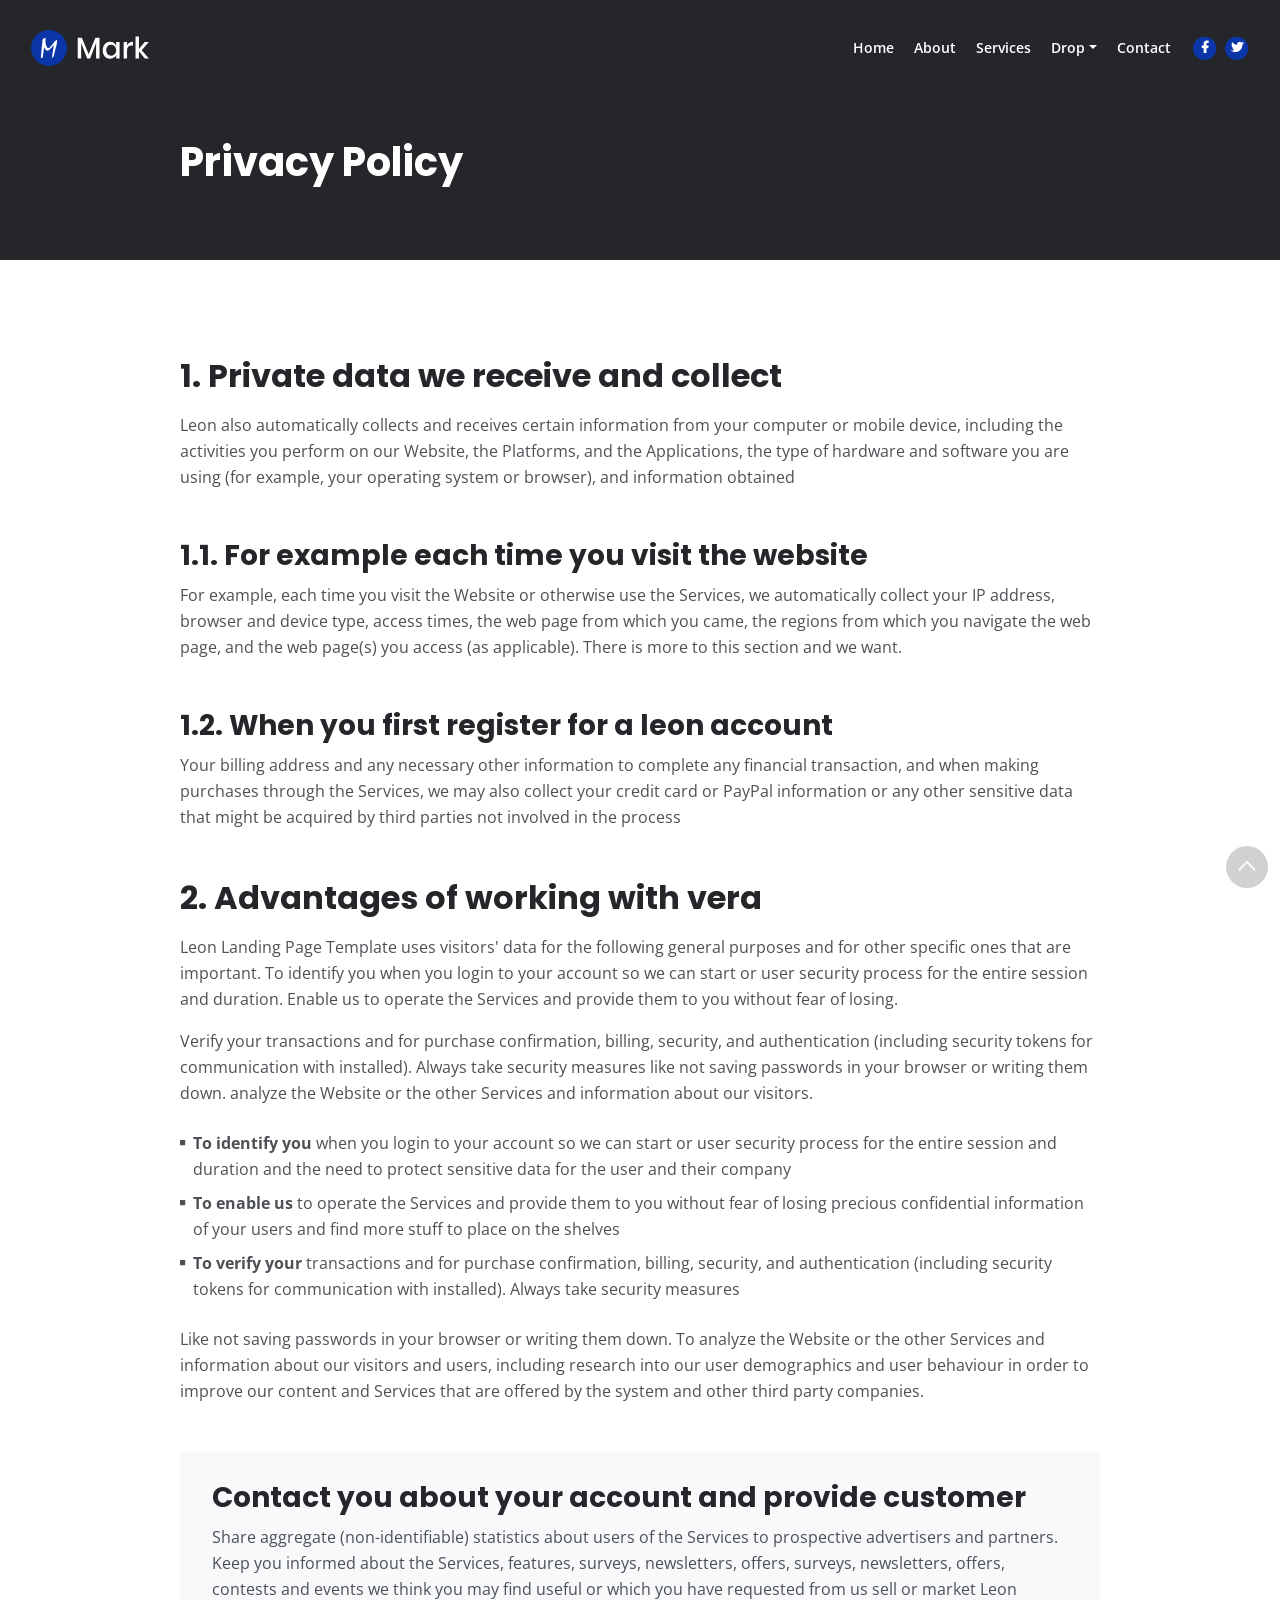
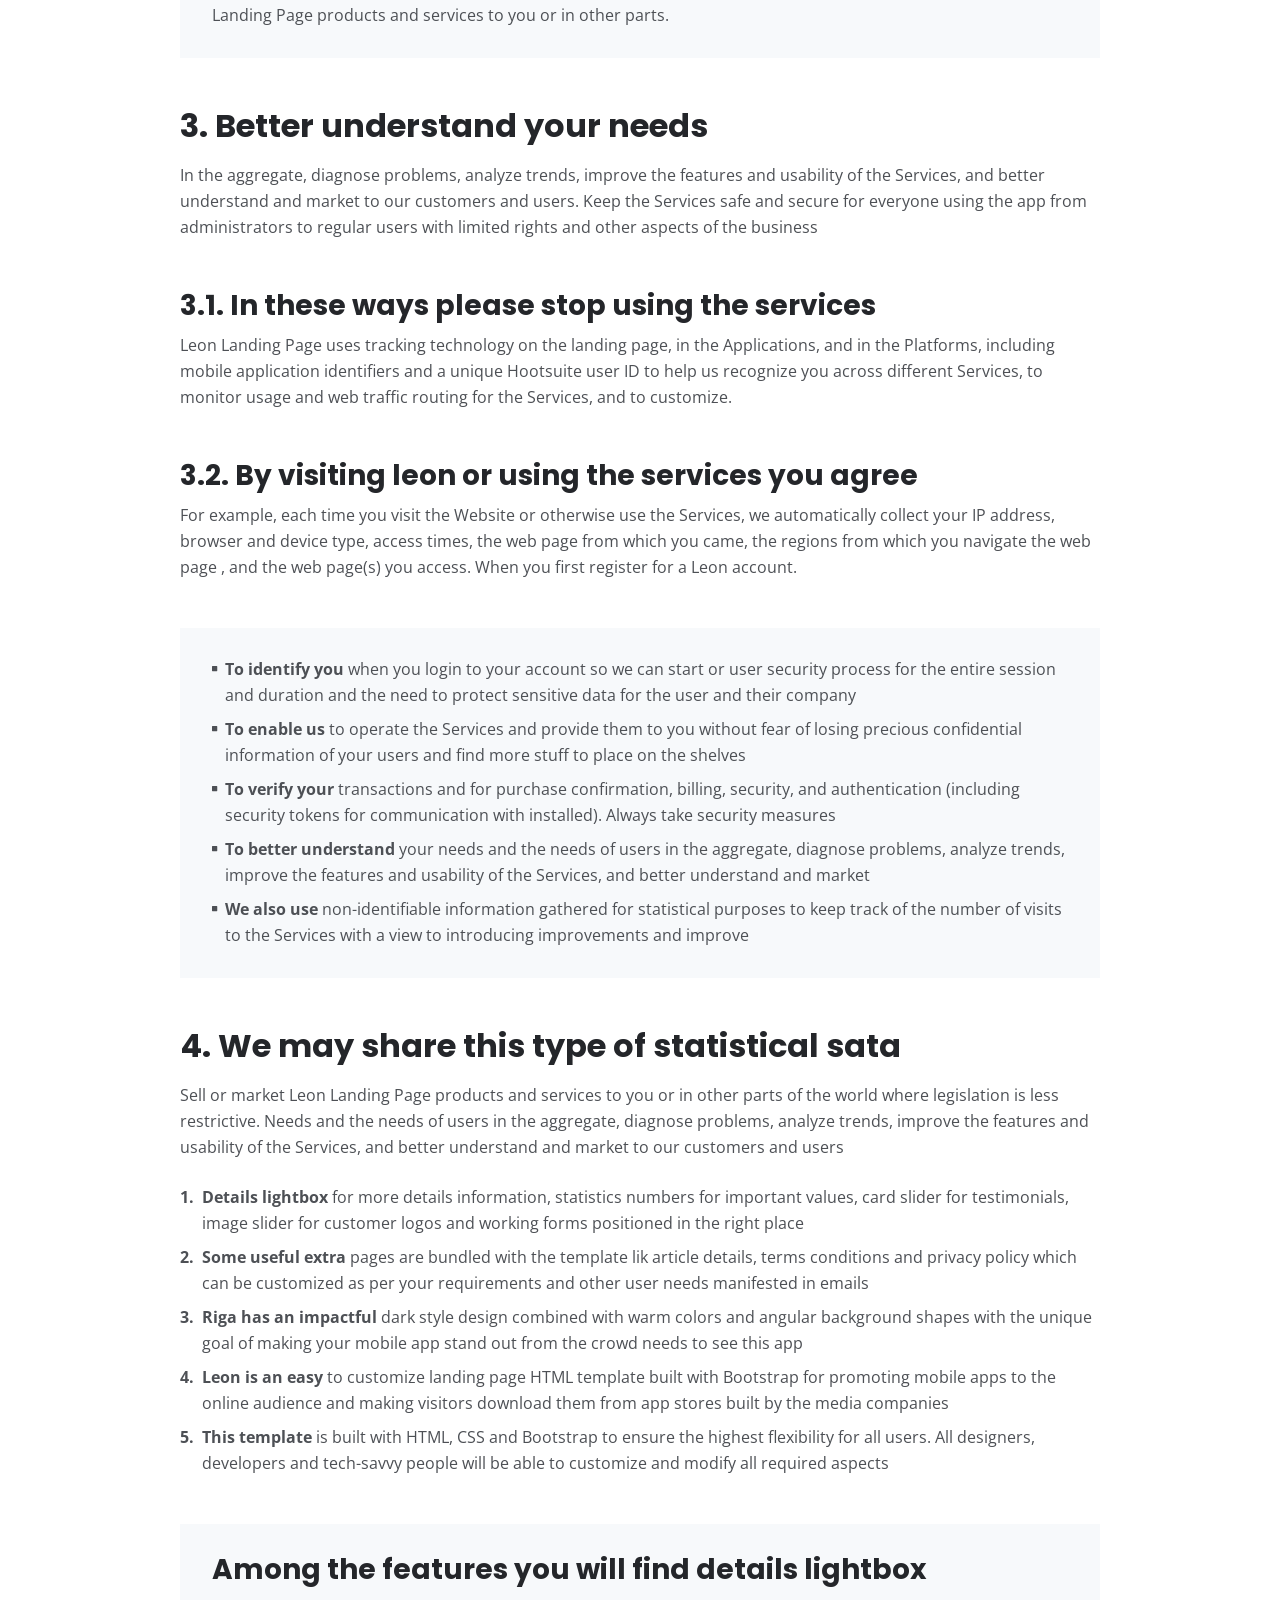
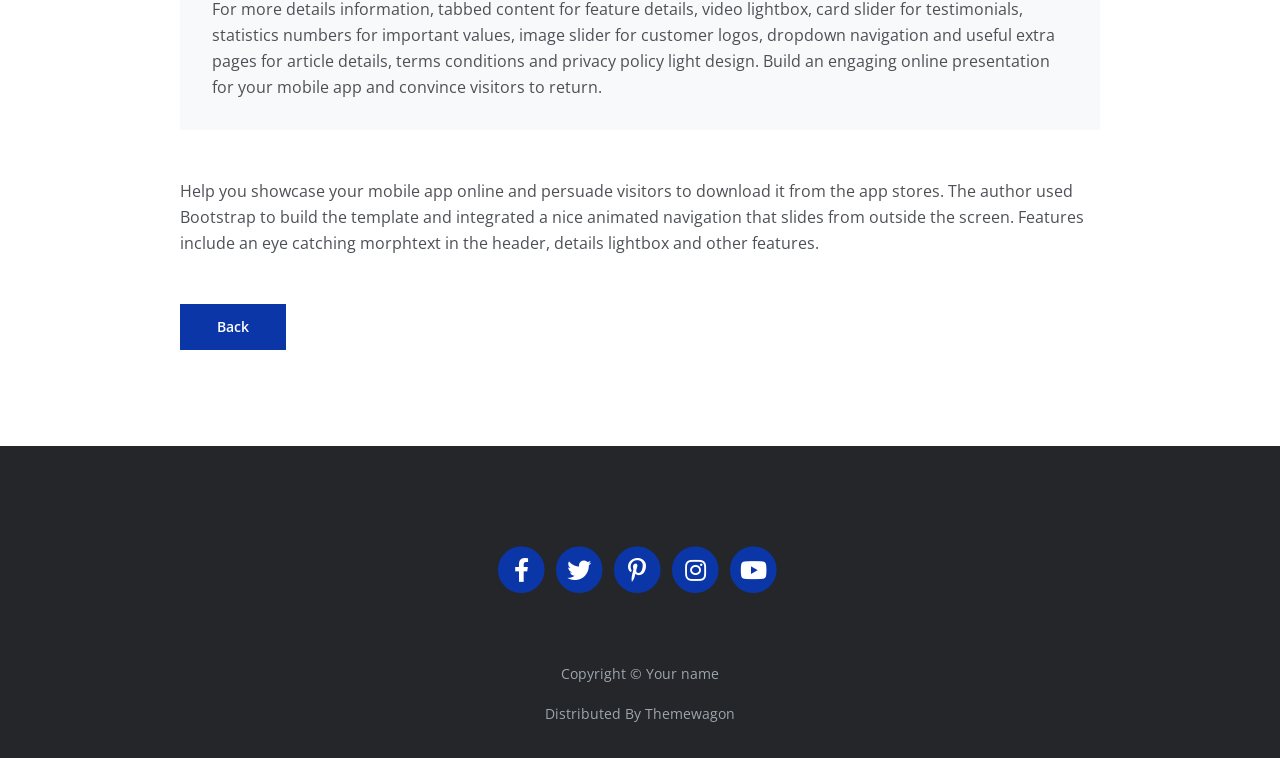
<file: Lakshya/privacy.html>
<!DOCTYPE html>
<html lang="en">
<head>
    <meta charset="utf-8">
    <meta name="viewport" content="width=device-width, initial-scale=1, shrink-to-fit=no">
    
    <!-- SEO Meta Tags -->
    <meta name="description" content="Your description">
    <meta name="author" content="Your name">

    <!-- OG Meta Tags to improve the way the post looks when you share the page on Facebook, Twitter, LinkedIn -->
	<meta property="og:site_name" content="" /> <!-- website name -->
	<meta property="og:site" content="" /> <!-- website link -->
	<meta property="og:title" content=""/> <!-- title shown in the actual shared post -->
	<meta property="og:description" content="" /> <!-- description shown in the actual shared post -->
	<meta property="og:image" content="" /> <!-- image link, make sure it's jpg -->
	<meta property="og:url" content="" /> <!-- where do you want your post to link to -->
	<meta name="twitter:card" content="summary_large_image"> <!-- to have large image post format in Twitter -->

    <!-- Webpage Title -->
    <title>Privacy Policy - Mark</title>
    
    <!-- Styles -->
    <link rel="preconnect" href="https://fonts.gstatic.com">
    <link href="https://fonts.googleapis.com/css2?family=Open+Sans:ital,wght@0,400;0,600;0,700;1,400&family=Poppins:wght@600&display=swap" rel="stylesheet">
    <link href="css/bootstrap.css" rel="stylesheet">
    <link href="css/fontawesome-all.css" rel="stylesheet">
	<link href="css/styles.css" rel="stylesheet">
	
	<!-- Favicon  -->
    <link rel="icon" href="images/favicon.png">
</head>
<body data-spy="scroll" data-target=".fixed-top">
    
    <!-- Navigation -->
    <nav class="navbar navbar-expand-lg fixed-top navbar-dark">
        <div class="container">
            
            <!-- Image Logo -->
            <a class="navbar-brand logo-image" href="index.html"><img src="images/logo.svg" alt="alternative"></a>  

            <!-- Text Logo - Use this if you don't have a graphic logo -->
            <!-- <a class="navbar-brand logo-text page-scroll" href="index.html">Mark</a> -->

            <button class="navbar-toggler p-0 border-0" type="button" data-toggle="offcanvas">
                <span class="navbar-toggler-icon"></span>
            </button>

            <div class="navbar-collapse offcanvas-collapse" id="navbarsExampleDefault">
                <ul class="navbar-nav ml-auto">
                    <li class="nav-item">
                        <a class="nav-link page-scroll" href="index.html#header">Home <span class="sr-only">(current)</span></a>
                    </li>
                    <li class="nav-item">
                        <a class="nav-link page-scroll" href="index.html#about">About</a>
                    </li>
                    <li class="nav-item">
                        <a class="nav-link page-scroll" href="index.html#services">Services</a>
                    </li>
                    <li class="nav-item dropdown">
                        <a class="nav-link dropdown-toggle" href="#" id="dropdown01" data-toggle="dropdown" aria-haspopup="true" aria-expanded="false">Drop</a>
                        <div class="dropdown-menu" aria-labelledby="dropdown01">
                            <a class="dropdown-item page-scroll" href="project.html">Project Details</a>
                            <div class="dropdown-divider"></div>
                            <a class="dropdown-item page-scroll" href="terms.html">Terms Conditions</a>
                            <div class="dropdown-divider"></div>
                            <a class="dropdown-item page-scroll" href="privacy.html">Privacy Policy</a>
                        </div>
                    </li>
                    <li class="nav-item">
                        <a class="nav-link page-scroll" href="index.html#contact">Contact</a>
                    </li>
                </ul>
                <span class="nav-item social-icons">
                    <span class="fa-stack">
                        <a href="#your-link">
                            <i class="fas fa-circle fa-stack-2x"></i>
                            <i class="fab fa-facebook-f fa-stack-1x"></i>
                        </a>
                    </span>
                    <span class="fa-stack">
                        <a href="#your-link">
                            <i class="fas fa-circle fa-stack-2x"></i>
                            <i class="fab fa-twitter fa-stack-1x"></i>
                        </a>
                    </span>
                </span>
            </div> <!-- end of navbar-collapse -->
        </div> <!-- end of container -->
    </nav> <!-- end of navbar -->
    <!-- end of navigation -->


    <!-- Header -->
    <header class="ex-header">
        <div class="container">
            <div class="row">
                <div class="col-xl-10 offset-xl-1">
                    <h1>Privacy Policy</h1>
                </div> <!-- end of col -->
            </div> <!-- end of row -->
        </div> <!-- end of container -->
    </header> <!-- end of ex-header -->
    <!-- end of header -->


    <!-- Basic -->
    <div class="ex-basic-1 pt-5 pb-5">
        <div class="container">
            <div class="row">
                <div class="col-xl-10 offset-xl-1">
                    <h2 class="mt-5 mb-3">1. Private data we receive and collect</h2>
                    <p class="mb-5">Leon also automatically collects and receives certain information from your computer or mobile device, including the activities you perform on our Website, the Platforms, and the Applications, the type of hardware and software you are using (for example, your operating system or browser), and information obtained</p>
                    <h3>1.1. For example each time you visit the website</h3>
                    <p class="mb-5">For example, each time you visit the Website or otherwise use the Services, we automatically collect your IP address, browser and device type, access times, the web page from which you came, the regions from which you navigate the web page, and the web page(s) you access (as applicable). There is more to this section and we want.</p>
                    <h3>1.2. When you first register for a leon account</h3>
                    <p class="mb-5">Your billing address and any necessary other information to complete any financial transaction, and when making purchases through the Services, we may also collect your credit card or PayPal information or any other sensitive data that might be acquired by third parties not involved in the process</p>
                    
                    <h2 class="mb-3">2. Advantages of working with vera</h2>
                    <p>Leon Landing Page Template uses visitors' data for the following general purposes and for other specific ones that are important. To identify you when you login to your account so we can start or user security process for the entire session and duration. Enable us to operate the Services and provide them to you without fear of losing.</p>
                    <p class="mb-4">Verify your transactions and for purchase confirmation, billing, security, and authentication (including security tokens for communication with installed). Always take security measures like not saving passwords in your browser or writing them down. analyze the Website or the other Services and information about our visitors.</p>
                    <ul class="list-unstyled li-space-lg mb-4">
                        <li class="media">
                            <i class="fas fa-square"></i>
                            <div class="media-body"><strong>To identify you</strong> when you login to your account so we can start or user security process for the entire session and duration and the need to protect sensitive data for the user and their company</div>
                        </li>
                        <li class="media">
                            <i class="fas fa-square"></i>
                            <div class="media-body"><strong>To enable us</strong> to operate the Services and provide them to you without fear of losing precious confidential information of your users and find more stuff to place on the shelves</div>
                        </li>
                        <li class="media">
                            <i class="fas fa-square"></i>
                            <div class="media-body"><strong>To verify your</strong> transactions and for purchase confirmation, billing, security, and authentication (including security tokens for communication with installed). Always take security measures</div>
                        </li>
                    </ul>
                    <p class="mb-5">Like not saving passwords in your browser or writing them down. To analyze the Website or the other Services and information about our visitors and users, including research into our user demographics and user behaviour in order to improve our content and Services that are offered by the system and other third party companies.</p>
                    <div class="text-box mb-5">
                        <h3>Contact you about your account and provide customer</h3>
                        <p>Share aggregate (non-identifiable) statistics about users of the Services to prospective advertisers and partners. Keep you informed about the Services, features, surveys, newsletters, offers, surveys, newsletters, offers, contests and events we think you may find useful or which you have requested from us sell or market Leon Landing Page products and services to you or in other parts.</p>
                    </div> <!-- end of text-box -->
                    
                    <h2 class="mb-3">3. Better understand your needs</h2>
                    <p class="mb-5"> In the aggregate, diagnose problems, analyze trends, improve the features and usability of the Services, and better understand and market to our customers and users. Keep the Services safe and secure for everyone using the app from administrators to regular users with limited rights and other aspects of the business</p>
                    <h3>3.1. In these ways please stop using the services</h3>
                    <p class="mb-5">Leon Landing Page uses tracking technology on the landing page, in the Applications, and in the Platforms, including mobile application identifiers and a unique Hootsuite user ID to help us recognize you across different Services, to monitor usage and web traffic routing for the Services, and to customize.</p>
                    <h3>3.2. By visiting leon or using the services you agree</h3>
                    <p class="mb-5">For example, each time you visit the Website or otherwise use the Services, we automatically collect your IP address, browser and device type, access times, the web page from which you came, the regions from which you navigate the web page , and the web page(s) you access. When you first register for a Leon account.</p>
                    <div class="text-box mb-5">
                        <ul class="list-unstyled li-space-lg">
                            <li class="media">
                                <i class="fas fa-square"></i>
                                <div class="media-body"><strong>To identify you</strong> when you login to your account so we can start or user security process for the entire session and duration and the need to protect sensitive data for the user and their company</div>
                            </li>
                            <li class="media">
                                <i class="fas fa-square"></i>
                                <div class="media-body"><strong>To enable us</strong> to operate the Services and provide them to you without fear of losing precious confidential information of your users and find more stuff to place on the shelves</div>
                            </li>
                            <li class="media">
                                <i class="fas fa-square"></i>
                                <div class="media-body"><strong>To verify your</strong> transactions and for purchase confirmation, billing, security, and authentication (including security tokens for communication with installed). Always take security measures</div>
                            </li>
                            <li class="media">
                                <i class="fas fa-square"></i>
                                <div class="media-body"><strong>To better understand</strong> your needs and the needs of users in the aggregate, diagnose problems, analyze trends, improve the features and usability of the Services, and better understand and market</div>
                            </li>
                            <li class="media">
                                <i class="fas fa-square"></i>
                                <div class="media-body"><strong>We also use</strong> non-identifiable information gathered for statistical purposes to keep track of the number of visits to the Services with a view to introducing improvements and improve</div>
                            </li>
                        </ul>
                    </div> <!-- end of text-box -->
                    
                    <h2 class="mb-3">4. We may share this type of statistical sata</h2>
                    <p class="mb-4">Sell or market Leon Landing Page products and services to you or in other parts of the world where legislation is less restrictive. Needs and the needs of users in the aggregate, diagnose problems, analyze trends, improve the features and usability of the Services, and better understand and market to our customers and users</p>
                    <ul class="list-unstyled li-space-lg mb-5">
                        <li class="media">
                            <strong>1.</strong>
                            <div class="media-body"><strong>Details lightbox</strong> for more details information, statistics numbers for important values, card slider for testimonials, image slider for customer logos and working forms positioned in the right place</div>
                        </li>
                        <li class="media">
                            <strong>2.</strong>
                            <div class="media-body"><strong>Some useful extra</strong> pages are bundled with the template lik article details, terms conditions and privacy policy which can be customized as per your requirements and other user needs manifested in emails</div>
                        </li>
                        <li class="media">
                            <strong>3.</strong>
                            <div class="media-body"><strong>Riga has an impactful</strong> dark style design combined with warm colors and angular background shapes with the unique goal of making your mobile app stand out from the crowd needs to see this app</div>
                        </li>
                        <li class="media">
                            <strong>4.</strong>
                            <div class="media-body"><strong>Leon is an easy</strong> to customize landing page HTML template built with Bootstrap for promoting mobile apps to the online audience and making visitors download them from app stores built by the media companies</div>
                        </li>
                        <li class="media">
                            <strong>5.</strong>
                            <div class="media-body"><strong>This template</strong> is built with HTML, CSS and Bootstrap to ensure the highest flexibility for all users. All designers, developers and tech-savvy people will be able to customize and modify all required aspects</div>
                        </li>
                    </ul>
                    
                    <div class="text-box mb-5">
                        <h3>Among the features you will find details lightbox</h3>
                        <p>For more details information, tabbed content for feature details, video lightbox, card slider for testimonials, statistics numbers for important values, image slider for customer logos, dropdown navigation and useful extra pages for article details, terms conditions and privacy policy light design. Build an engaging online presentation for your mobile app and convince visitors to return.</p>
                    </div> <!-- end of text-box -->
                    <p class="mb-5">Help you showcase your mobile app online and persuade visitors to download it from the app stores. The author used Bootstrap to build the template and integrated a nice animated navigation that slides from outside the screen. Features include an eye catching morphtext in the header, details lightbox and other features.</p>
                    
                    <a class="btn-solid-reg mb-5" href="index.html">Back</a>
                </div> <!-- end of col -->
            </div> <!-- end of row -->
        </div> <!-- end of container -->
    </div> <!-- end of ex-basic-1 -->
    <!-- end of basic -->


    <!-- Footer -->
    <div class="footer bg-gray">
        <div class="container">
            <div class="row">
                <div class="col-lg-12">
                    <div class="social-container">
                        <span class="fa-stack">
                            <a href="#your-link">
                                <i class="fas fa-circle fa-stack-2x"></i>
                                <i class="fab fa-facebook-f fa-stack-1x"></i>
                            </a>
                        </span>
                        <span class="fa-stack">
                            <a href="#your-link">
                                <i class="fas fa-circle fa-stack-2x"></i>
                                <i class="fab fa-twitter fa-stack-1x"></i>
                            </a>
                        </span>
                        <span class="fa-stack">
                            <a href="#your-link">
                                <i class="fas fa-circle fa-stack-2x"></i>
                                <i class="fab fa-pinterest-p fa-stack-1x"></i>
                            </a>
                        </span>
                        <span class="fa-stack">
                            <a href="#your-link">
                                <i class="fas fa-circle fa-stack-2x"></i>
                                <i class="fab fa-instagram fa-stack-1x"></i>
                            </a>
                        </span>
                        <span class="fa-stack">
                            <a href="#your-link">
                                <i class="fas fa-circle fa-stack-2x"></i>
                                <i class="fab fa-youtube fa-stack-1x"></i>
                            </a>
                        </span>
                    </div> <!-- end of social-container -->
                </div> <!-- end of col -->
            </div> <!-- end of row -->
        </div> <!-- end of container -->
    </div> <!-- end of footer -->  
    <!-- end of footer -->


    <!-- Copyright -->
    <div class="copyright bg-gray">
        <div class="container">
            <div class="row">
                <div class="col-lg-12">
                    <p class="p-small">Copyright © <a class="no-line" href="#your-link">Your name</a></p>
                </div> <!-- end of col -->
            </div> <!-- enf of row -->
        </div> <!-- end of container -->

        <div class="container">
            <div class="row">
                <div class="col-lg-12">
                    <p class="p-small">Distributed By <a class="no-line" href="https://themewagon.com/">Themewagon</a></p>
                </div> <!-- end of col -->
            </div> <!-- enf of row -->
        </div> <!-- end of container -->
    </div> <!-- end of copyright --> 
    <!-- end of copyright -->
    
    	
    <!-- Scripts -->
    <script src="js/jquery.min.js"></script> <!-- jQuery for Bootstrap's JavaScript plugins -->
    <script src="js/bootstrap.min.js"></script> <!-- Bootstrap framework -->
    <script src="js/jquery.easing.min.js"></script> <!-- jQuery Easing for smooth scrolling between anchors -->
    <script src="js/scripts.js"></script> <!-- Custom scripts -->
</body>
</html>
</file>
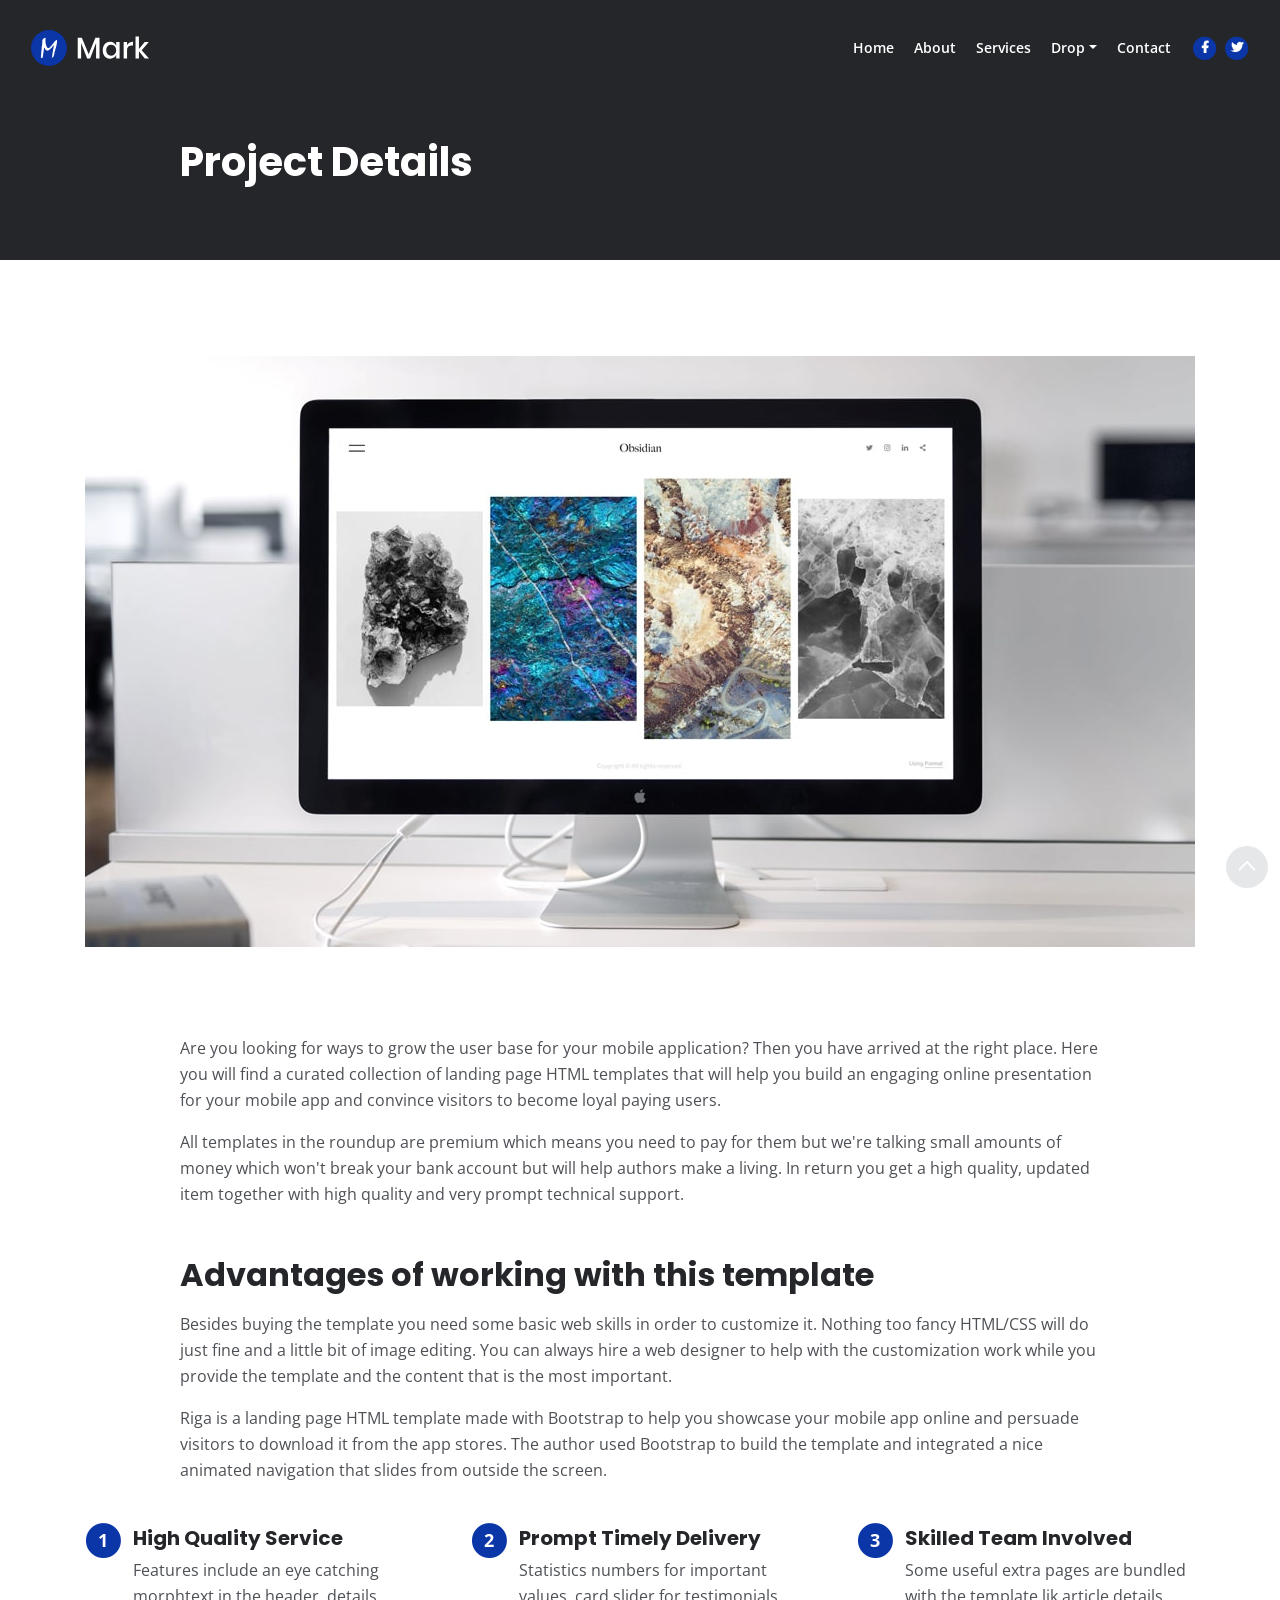
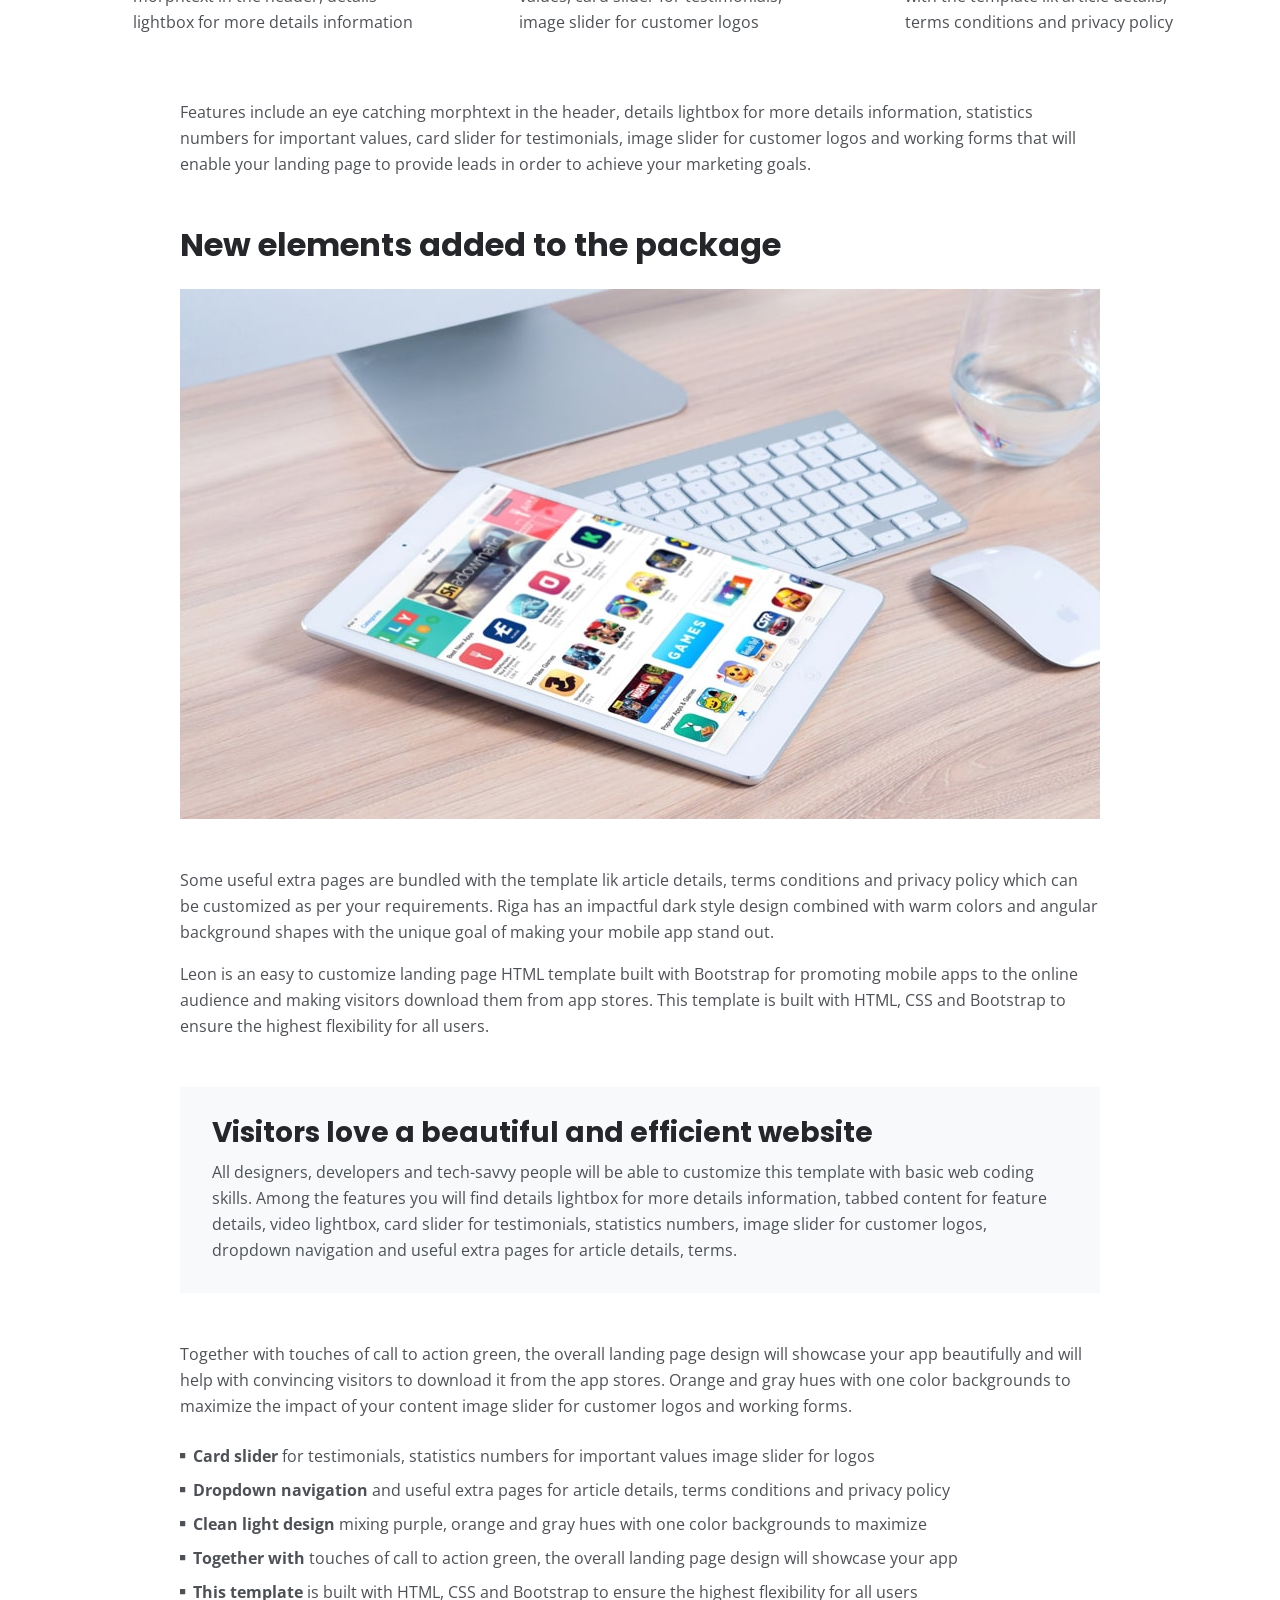
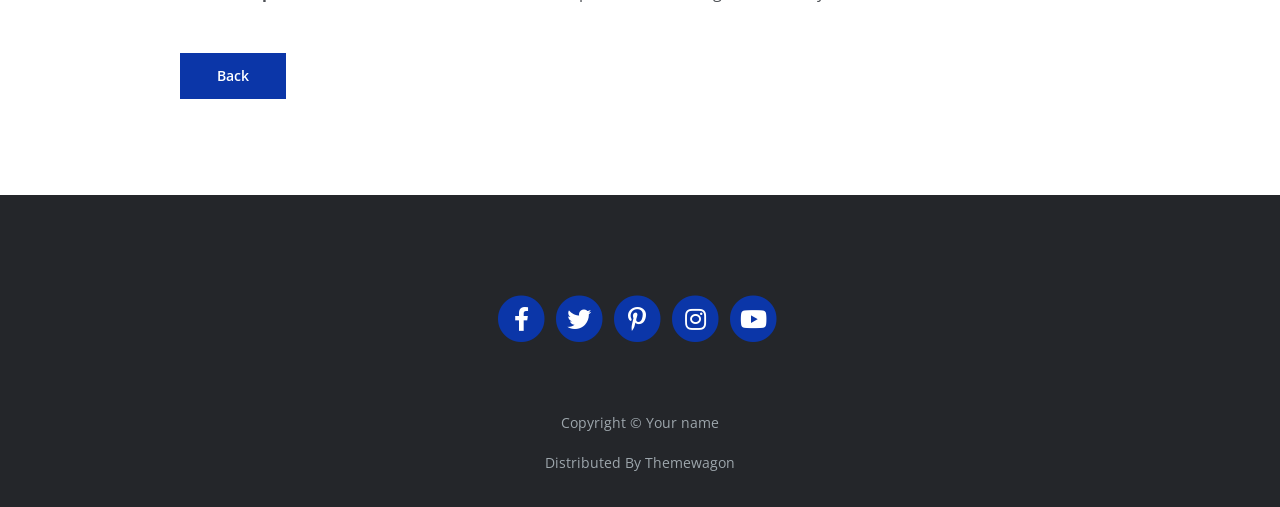
<file: Lakshya/project.html>
<!DOCTYPE html>
<html lang="en">
<head>
    <meta charset="utf-8">
    <meta name="viewport" content="width=device-width, initial-scale=1, shrink-to-fit=no">
    
    <!-- SEO Meta Tags -->
    <meta name="description" content="Your description">
    <meta name="author" content="Your name">

    <!-- OG Meta Tags to improve the way the post looks when you share the page on Facebook, Twitter, LinkedIn -->
	<meta property="og:site_name" content="" /> <!-- website name -->
	<meta property="og:site" content="" /> <!-- website link -->
	<meta property="og:title" content=""/> <!-- title shown in the actual shared post -->
	<meta property="og:description" content="" /> <!-- description shown in the actual shared post -->
	<meta property="og:image" content="" /> <!-- image link, make sure it's jpg -->
	<meta property="og:url" content="" /> <!-- where do you want your post to link to -->
	<meta name="twitter:card" content="summary_large_image"> <!-- to have large image post format in Twitter -->

    <!-- Webpage Title -->
    <title>Project Details - Mark</title>
    
    <!-- Styles -->
    <link rel="preconnect" href="https://fonts.gstatic.com">
    <link href="https://fonts.googleapis.com/css2?family=Open+Sans:ital,wght@0,400;0,600;0,700;1,400&family=Poppins:wght@600&display=swap" rel="stylesheet">
    <link href="css/bootstrap.css" rel="stylesheet">
    <link href="css/fontawesome-all.css" rel="stylesheet">
	<link href="css/styles.css" rel="stylesheet">
	
	<!-- Favicon  -->
    <link rel="icon" href="images/favicon.png">
</head>
<body data-spy="scroll" data-target=".fixed-top">
    
    <!-- Navigation -->
    <nav class="navbar navbar-expand-lg fixed-top navbar-dark">
        <div class="container">
            
            <!-- Image Logo -->
            <a class="navbar-brand logo-image" href="index.html"><img src="images/logo.svg" alt="alternative"></a>  

            <!-- Text Logo - Use this if you don't have a graphic logo -->
            <!-- <a class="navbar-brand logo-text page-scroll" href="index.html">Mark</a> -->

            <button class="navbar-toggler p-0 border-0" type="button" data-toggle="offcanvas">
                <span class="navbar-toggler-icon"></span>
            </button>

            <div class="navbar-collapse offcanvas-collapse" id="navbarsExampleDefault">
                <ul class="navbar-nav ml-auto">
                    <li class="nav-item">
                        <a class="nav-link page-scroll" href="index.html#header">Home <span class="sr-only">(current)</span></a>
                    </li>
                    <li class="nav-item">
                        <a class="nav-link page-scroll" href="index.html#about">About</a>
                    </li>
                    <li class="nav-item">
                        <a class="nav-link page-scroll" href="index.html#services">Services</a>
                    </li>
                    <li class="nav-item dropdown">
                        <a class="nav-link dropdown-toggle" href="#" id="dropdown01" data-toggle="dropdown" aria-haspopup="true" aria-expanded="false">Drop</a>
                        <div class="dropdown-menu" aria-labelledby="dropdown01">
                            <a class="dropdown-item page-scroll" href="project.html">Project Details</a>
                            <div class="dropdown-divider"></div>
                            <a class="dropdown-item page-scroll" href="terms.html">Terms Conditions</a>
                            <div class="dropdown-divider"></div>
                            <a class="dropdown-item page-scroll" href="privacy.html">Privacy Policy</a>
                        </div>
                    </li>
                    <li class="nav-item">
                        <a class="nav-link page-scroll" href="index.html#contact">Contact</a>
                    </li>
                </ul>
                <span class="nav-item social-icons">
                    <span class="fa-stack">
                        <a href="#your-link">
                            <i class="fas fa-circle fa-stack-2x"></i>
                            <i class="fab fa-facebook-f fa-stack-1x"></i>
                        </a>
                    </span>
                    <span class="fa-stack">
                        <a href="#your-link">
                            <i class="fas fa-circle fa-stack-2x"></i>
                            <i class="fab fa-twitter fa-stack-1x"></i>
                        </a>
                    </span>
                </span>
            </div> <!-- end of navbar-collapse -->
        </div> <!-- end of container -->
    </nav> <!-- end of navbar -->
    <!-- end of navigation -->


    <!-- Header -->
    <header class="ex-header">
        <div class="container">
            <div class="row">
                <div class="col-xl-10 offset-xl-1">
                    <h1>Project Details</h1>
                </div> <!-- end of col -->
            </div> <!-- end of row -->
        </div> <!-- end of container -->
    </header> <!-- end of ex-header -->
    <!-- end of header -->


    <!-- Basic -->
    <div class="ex-basic-1 pt-5 pb-5">
        <div class="container">
            <div class="row">
                <div class="col-lg-12">
                    <img class="img-fluid mt-5 mb-3" src="images/project-details-large.jpg" alt="alternative">
                </div> <!-- end of col -->
            </div> <!-- end of row -->
        </div> <!-- end of container -->
    </div> <!-- end of ex-basic-1 -->
    <!-- end of basic -->


    <!-- Basic -->
    <div class="ex-basic-1 pt-4">
        <div class="container">
            <div class="row">
                <div class="col-xl-10 offset-xl-1">
                    <p>Are you looking for ways to grow the user base for your mobile application? Then you have arrived at the right place. Here you will find a curated collection of landing page HTML templates that will help you build an engaging online presentation for your mobile app and convince visitors to become loyal paying users.</p>
                    <p class="mb-5">All templates in the roundup are premium which means you need to pay for them but we're talking small amounts of money which won't break your bank account but will help authors make a living. In return you get a high quality, updated item together with high quality and very prompt technical support.</p>

                    <h2 class="mb-3">Advantages of working with this template</h2>
                    <p>Besides buying the template you need some basic web skills in order to customize it. Nothing too fancy HTML/CSS will do just fine and a little bit of image editing. You can always hire a web designer to help with the customization work while you provide the template and the content that is the most important.</p>
                    <p class="mb-4">Riga is a landing page HTML template made with Bootstrap to help you showcase your mobile app online and persuade visitors to download it from the app stores. The author used Bootstrap to build the template and integrated a nice animated navigation that slides from outside the screen.</p>
                </div> <!-- end of col -->
            </div> <!-- end of row -->
        </div> <!-- end of container -->
    </div> <!-- end of ex-basic-1 -->
    <!-- end of basic -->


    <!-- Cards -->
    <div class="ex-cards-1 pt-3 pb-3">
        <div class="container">
            <div class="row">
                <div class="col-lg-12">
                    
                    <!-- Card -->
                    <div class="card">
                        <ul class="list-unstyled">
                            <li class="media">
                                <span class="fa-stack">
                                    <span class="fas fa-circle fa-stack-2x"></span>
                                    <span class="fa-stack-1x">1</span>
                                </span>
                                <div class="media-body">
                                    <h5>High Quality Service</h5>
                                    <p>Features include an eye catching morphtext in the header, details lightbox for more details information</p>
                                </div>
                            </li>
                        </ul>
                    </div> <!-- end of card -->
                    <!-- end of card -->

                    <!-- Card -->
                    <div class="card">
                        <ul class="list-unstyled">
                            <li class="media">
                                <span class="fa-stack">
                                    <span class="fas fa-circle fa-stack-2x"></span>
                                    <span class="fa-stack-1x">2</span>
                                </span>
                                <div class="media-body">
                                    <h5>Prompt Timely Delivery</h5>
                                    <p>Statistics numbers for important values, card slider for testimonials, image slider for customer logos</p>
                                </div>
                            </li>
                        </ul>
                    </div> <!-- end of card -->
                    <!-- end of card -->

                    <!-- Card -->
                    <div class="card">
                        <ul class="list-unstyled">
                            <li class="media">
                                <span class="fa-stack">
                                    <span class="fas fa-circle fa-stack-2x"></span>
                                    <span class="fa-stack-1x">3</span>
                                </span>
                                <div class="media-body">
                                    <h5>Skilled Team Involved</h5>
                                    <p>Some useful extra pages are bundled with the template lik article details, terms conditions and privacy policy</p>
                                </div>
                            </li>
                        </ul>
                    </div> <!-- end of card -->
                    <!-- end of card -->

                </div> <!-- end of col -->   
            </div> <!-- end of row -->   
        </div> <!-- end of container -->   
    </div> <!-- end of ex-cards-1 -->
    <!-- end of cards -->


    <!-- Basic -->
    <div class="ex-basic-1 pt-3 pb-5">
        <div class="container">
            <div class="row">
                <div class="col-xl-10 offset-xl-1">
                    <p class="mb-5">Features include an eye catching morphtext in the header, details lightbox for more details information, statistics numbers for important values, card slider for testimonials, image slider for customer logos and working forms that will enable your landing page to provide leads in order to achieve your marketing goals.</p>
                    
                    <h2 class="mb-4">New elements added to the package</h2>
                    <img class="img-fluid mb-5" src="images/project-details-small.jpg" alt="alternative">
                    <p>Some useful extra pages are bundled with the template lik article details, terms conditions and privacy policy which can be customized as per your requirements. Riga has an impactful dark style design combined with warm colors and angular background shapes with the unique goal of making your mobile app stand out.</p>
                    <p class="mb-5">Leon is an easy to customize landing page HTML template built with Bootstrap for promoting mobile apps to the online audience and making visitors download them from app stores. This template is built with HTML, CSS and Bootstrap to ensure the highest flexibility for all users.</p>
                    <div class="text-box mb-5">
                        <h3>Visitors love a beautiful and efficient website</h3>
                        <p>All designers, developers and tech-savvy people will be able to customize this template with basic web coding skills. Among the features you will find details lightbox for more details information, tabbed content for feature details, video lightbox, card slider for testimonials, statistics numbers, image slider for customer logos, dropdown navigation and useful extra pages for article details, terms.</p>
                    </div> <!-- end of text-box -->
                    <p class="mb-4">Together with touches of call to action green, the overall landing page design will showcase your app beautifully and will help with convincing visitors to download it from the app stores. Orange and gray hues with one color backgrounds to maximize the impact of your content image slider for customer logos and working forms.</p>
                    <ul class="list-unstyled li-space-lg mb-5">
                        <li class="media">
                            <i class="fas fa-square"></i>
                            <div class="media-body"><strong>Card slider</strong> for testimonials, statistics numbers for important values image slider for logos</div>
                        </li>
                        <li class="media">
                            <i class="fas fa-square"></i>
                            <div class="media-body"><strong>Dropdown navigation</strong> and useful extra pages for article details, terms conditions and privacy policy</div>
                        </li>
                        <li class="media">
                            <i class="fas fa-square"></i>
                            <div class="media-body"><strong>Clean light design</strong> mixing purple, orange and gray hues with one color backgrounds to maximize</div>
                        </li>
                        <li class="media">
                            <i class="fas fa-square"></i>
                            <div class="media-body"><strong>Together with</strong> touches of call to action green, the overall landing page design will showcase your app</div>
                        </li>
                        <li class="media">
                            <i class="fas fa-square"></i>
                            <div class="media-body"><strong>This template</strong> is built with HTML, CSS and Bootstrap to ensure the highest flexibility for all users</div>
                        </li>
                    </ul>

                    <a class="btn-solid-reg mb-5" href="index.html">Back</a>
                </div> <!-- end of col -->
            </div> <!-- end of row -->
        </div> <!-- end of container -->
    </div> <!-- end of ex-basic-1 -->
    <!-- end of basic -->


    <!-- Footer -->
    <div class="footer bg-gray">
        <div class="container">
            <div class="row">
                <div class="col-lg-12">
                    <div class="social-container">
                        <span class="fa-stack">
                            <a href="#your-link">
                                <i class="fas fa-circle fa-stack-2x"></i>
                                <i class="fab fa-facebook-f fa-stack-1x"></i>
                            </a>
                        </span>
                        <span class="fa-stack">
                            <a href="#your-link">
                                <i class="fas fa-circle fa-stack-2x"></i>
                                <i class="fab fa-twitter fa-stack-1x"></i>
                            </a>
                        </span>
                        <span class="fa-stack">
                            <a href="#your-link">
                                <i class="fas fa-circle fa-stack-2x"></i>
                                <i class="fab fa-pinterest-p fa-stack-1x"></i>
                            </a>
                        </span>
                        <span class="fa-stack">
                            <a href="#your-link">
                                <i class="fas fa-circle fa-stack-2x"></i>
                                <i class="fab fa-instagram fa-stack-1x"></i>
                            </a>
                        </span>
                        <span class="fa-stack">
                            <a href="#your-link">
                                <i class="fas fa-circle fa-stack-2x"></i>
                                <i class="fab fa-youtube fa-stack-1x"></i>
                            </a>
                        </span>
                    </div> <!-- end of social-container -->
                </div> <!-- end of col -->
            </div> <!-- end of row -->
        </div> <!-- end of container -->
    </div> <!-- end of footer -->  
    <!-- end of footer -->


    <!-- Copyright -->
    <div class="copyright bg-gray">
        <div class="container">
            <div class="row">
                <div class="col-lg-12">
                    <p class="p-small">Copyright © <a class="no-line" href="#your-link">Your name</a></p>
                </div> <!-- end of col -->
            </div> <!-- enf of row -->
        </div> <!-- end of container -->


        <div class="container">
            <div class="row">
                <div class="col-lg-12">
                    <p class="p-small">Distributed By <a class="no-line" href="https://themewagon.com/">Themewagon</a></p>
                </div> <!-- end of col -->
            </div> <!-- enf of row -->
        </div> <!-- end of container -->
    </div> <!-- end of copyright --> 
    <!-- end of copyright -->
    
    	
    <!-- Scripts -->
    <script src="js/jquery.min.js"></script> <!-- jQuery for Bootstrap's JavaScript plugins -->
    <script src="js/bootstrap.min.js"></script> <!-- Bootstrap framework -->
    <script src="js/jquery.easing.min.js"></script> <!-- jQuery Easing for smooth scrolling between anchors -->
    <script src="js/scripts.js"></script> <!-- Custom scripts -->
</body>
</html>
</file>
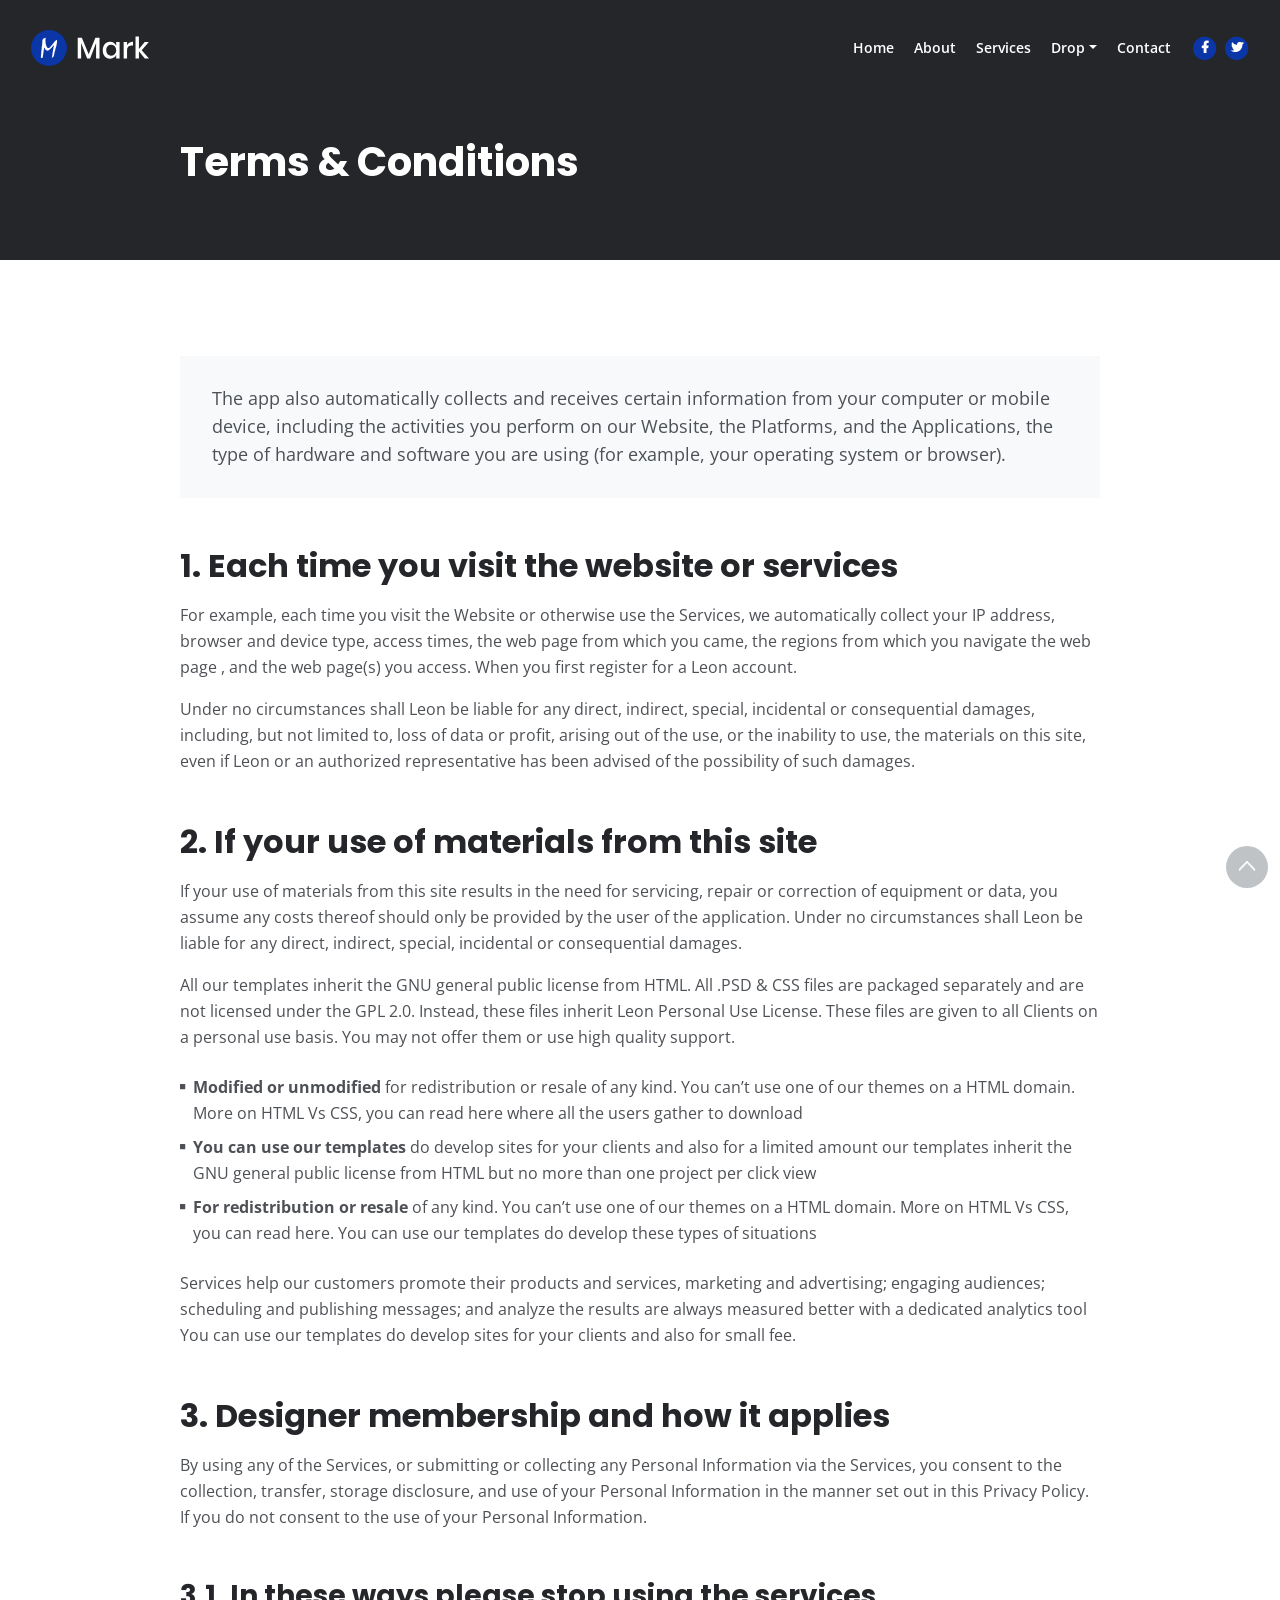
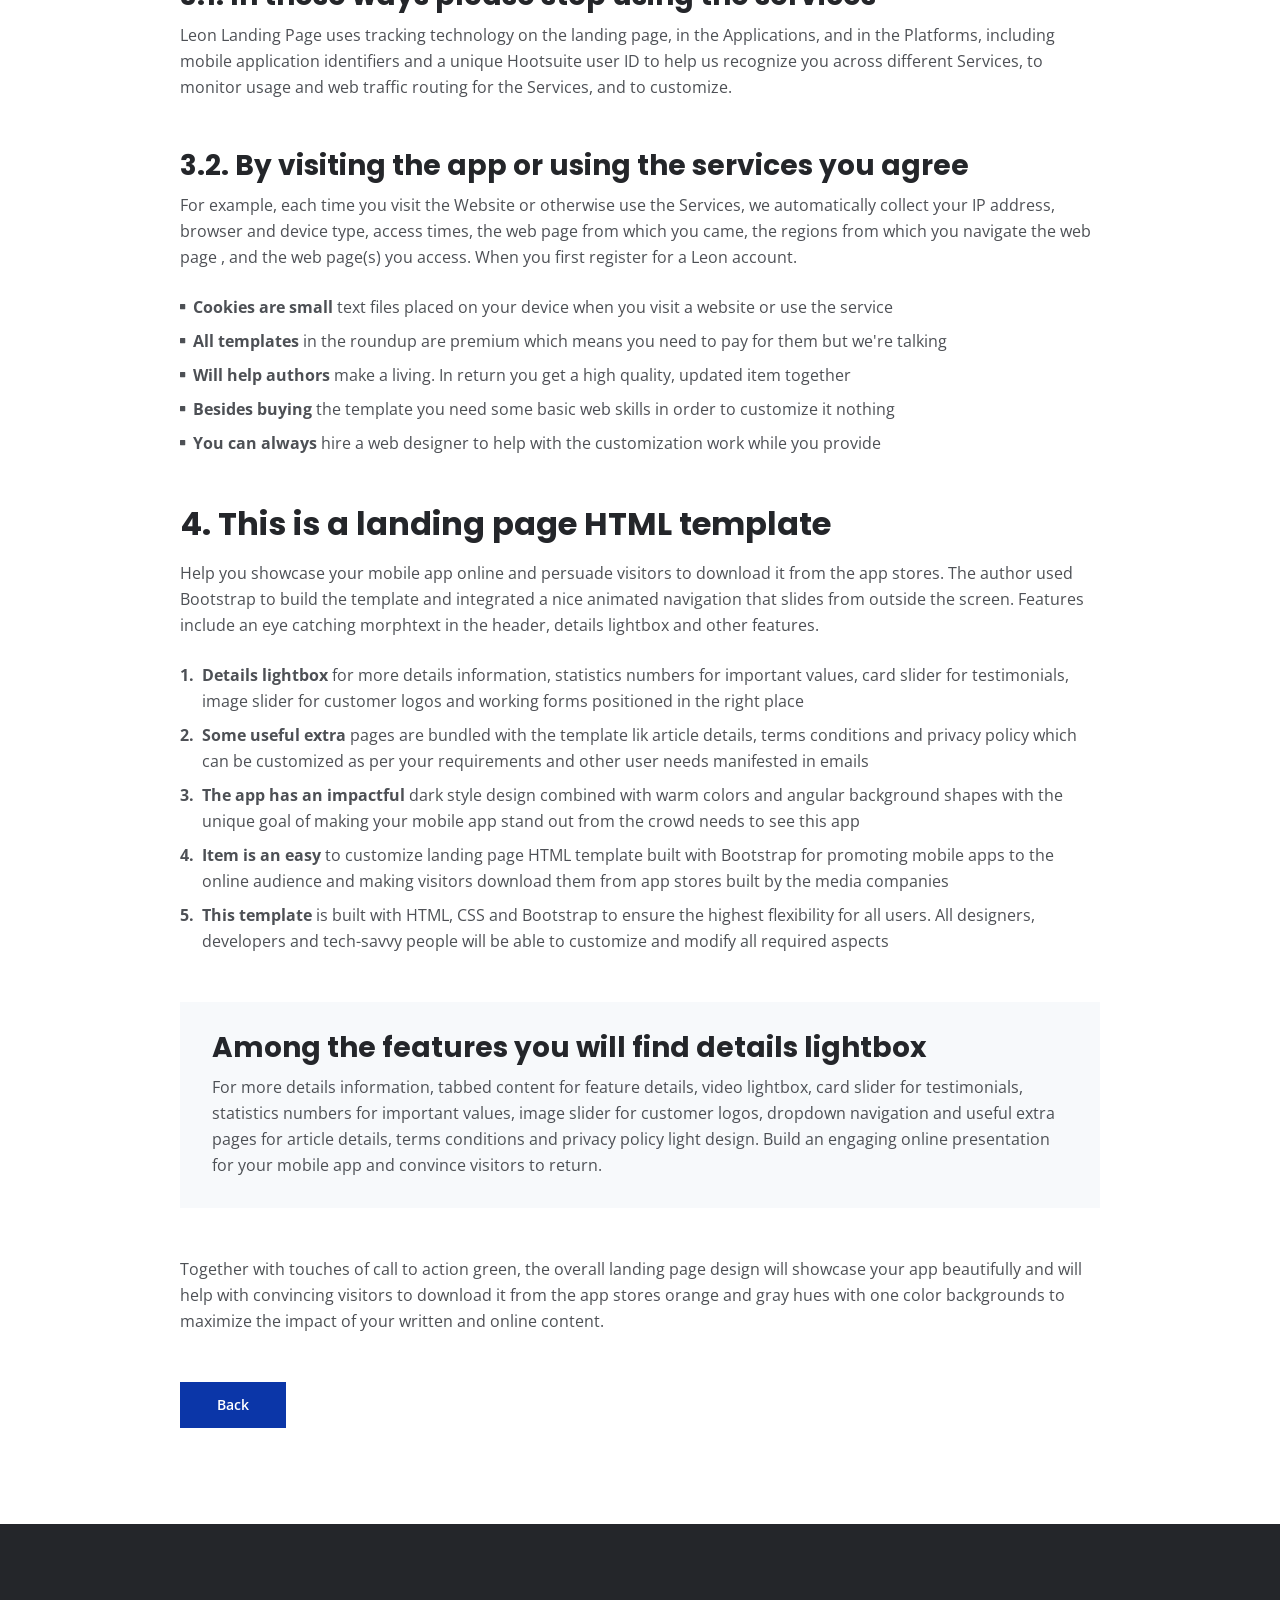
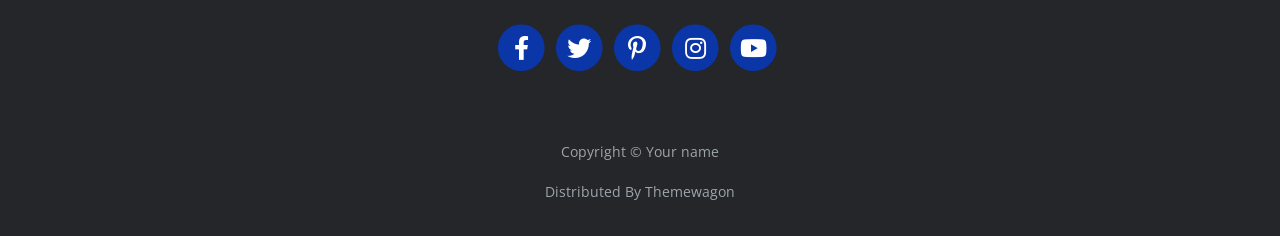
<file: Lakshya/terms.html>
<!DOCTYPE html>
<html lang="en">
<head>
    <meta charset="utf-8">
    <meta name="viewport" content="width=device-width, initial-scale=1, shrink-to-fit=no">
    
    <!-- SEO Meta Tags -->
    <meta name="description" content="Your description">
    <meta name="author" content="Your name">

    <!-- OG Meta Tags to improve the way the post looks when you share the page on Facebook, Twitter, LinkedIn -->
	<meta property="og:site_name" content="" /> <!-- website name -->
	<meta property="og:site" content="" /> <!-- website link -->
	<meta property="og:title" content=""/> <!-- title shown in the actual shared post -->
	<meta property="og:description" content="" /> <!-- description shown in the actual shared post -->
	<meta property="og:image" content="" /> <!-- image link, make sure it's jpg -->
	<meta property="og:url" content="" /> <!-- where do you want your post to link to -->
	<meta name="twitter:card" content="summary_large_image"> <!-- to have large image post format in Twitter -->

    <!-- Webpage Title -->
    <title>Terms & Conditions - Mark</title>
    
    <!-- Styles -->
    <link rel="preconnect" href="https://fonts.gstatic.com">
    <link href="https://fonts.googleapis.com/css2?family=Open+Sans:ital,wght@0,400;0,600;0,700;1,400&family=Poppins:wght@600&display=swap" rel="stylesheet">
    <link href="css/bootstrap.css" rel="stylesheet">
    <link href="css/fontawesome-all.css" rel="stylesheet">
	<link href="css/styles.css" rel="stylesheet">
	
	<!-- Favicon  -->
    <link rel="icon" href="images/favicon.png">
</head>
<body data-spy="scroll" data-target=".fixed-top">
    
    <!-- Navigation -->
    <nav class="navbar navbar-expand-lg fixed-top navbar-dark">
        <div class="container">
            
            <!-- Image Logo -->
            <a class="navbar-brand logo-image" href="index.html"><img src="images/logo.svg" alt="alternative"></a>  

            <!-- Text Logo - Use this if you don't have a graphic logo -->
            <!-- <a class="navbar-brand logo-text page-scroll" href="index.html">Mark</a> -->

            <button class="navbar-toggler p-0 border-0" type="button" data-toggle="offcanvas">
                <span class="navbar-toggler-icon"></span>
            </button>

            <div class="navbar-collapse offcanvas-collapse" id="navbarsExampleDefault">
                <ul class="navbar-nav ml-auto">
                    <li class="nav-item">
                        <a class="nav-link page-scroll" href="index.html#header">Home <span class="sr-only">(current)</span></a>
                    </li>
                    <li class="nav-item">
                        <a class="nav-link page-scroll" href="index.html#about">About</a>
                    </li>
                    <li class="nav-item">
                        <a class="nav-link page-scroll" href="index.html#services">Services</a>
                    </li>
                    <li class="nav-item dropdown">
                        <a class="nav-link dropdown-toggle" href="#" id="dropdown01" data-toggle="dropdown" aria-haspopup="true" aria-expanded="false">Drop</a>
                        <div class="dropdown-menu" aria-labelledby="dropdown01">
                            <a class="dropdown-item page-scroll" href="project.html">Project Details</a>
                            <div class="dropdown-divider"></div>
                            <a class="dropdown-item page-scroll" href="terms.html">Terms Conditions</a>
                            <div class="dropdown-divider"></div>
                            <a class="dropdown-item page-scroll" href="privacy.html">Privacy Policy</a>
                        </div>
                    </li>
                    <li class="nav-item">
                        <a class="nav-link page-scroll" href="index.html#contact">Contact</a>
                    </li>
                </ul>
                <span class="nav-item social-icons">
                    <span class="fa-stack">
                        <a href="#your-link">
                            <i class="fas fa-circle fa-stack-2x"></i>
                            <i class="fab fa-facebook-f fa-stack-1x"></i>
                        </a>
                    </span>
                    <span class="fa-stack">
                        <a href="#your-link">
                            <i class="fas fa-circle fa-stack-2x"></i>
                            <i class="fab fa-twitter fa-stack-1x"></i>
                        </a>
                    </span>
                </span>
            </div> <!-- end of navbar-collapse -->
        </div> <!-- end of container -->
    </nav> <!-- end of navbar -->
    <!-- end of navigation -->


    <!-- Header -->
    <header class="ex-header">
        <div class="container">
            <div class="row">
                <div class="col-xl-10 offset-xl-1">
                    <h1>Terms & Conditions</h1>
                </div> <!-- end of col -->
            </div> <!-- end of row -->
        </div> <!-- end of container -->
    </header> <!-- end of ex-header -->
    <!-- end of header -->


    <!-- Basic -->
    <div class="ex-basic-1 pt-5 pb-5">
        <div class="container">
            <div class="row">
                <div class="col-xl-10 offset-xl-1">
                    <div class="text-box mt-5 mb-5">
                        <p class="p-large">The app also automatically collects and receives certain information from your computer or mobile device, including the activities you perform on our Website, the Platforms, and the Applications, the type of hardware and software you are using (for example, your operating system or browser).</p>
                    </div> <!-- end of text-box -->

                    <h2 class="mb-3">1. Each time you visit the website or services</h2>
                    <p>For example, each time you visit the Website or otherwise use the Services, we automatically collect your IP address, browser and device type, access times, the web page from which you came, the regions from which you navigate the web page , and the web page(s) you access. When you first register for a Leon account.</p>
                    <p class="mb-5">Under no circumstances shall Leon be liable for any direct, indirect, special, incidental or consequential damages, including, but not limited to, loss of data or profit, arising out of the use, or the inability to use, the materials on this site, even if Leon or an authorized representative has been advised of the possibility of such damages.</p>

                    <h2 class="mb-3">2. If your use of materials from this site</h2>
                    <p>If your use of materials from this site results in the need for servicing, repair or correction of equipment or data, you assume any costs thereof should only be provided by the user of the application. Under no circumstances shall Leon be liable for any direct, indirect, special, incidental or consequential damages.</p>
                    <p class="mb-4">All our templates inherit the GNU general public license from HTML. All .PSD & CSS files are packaged separately and are not licensed under the GPL 2.0. Instead, these files inherit Leon Personal Use License. These files are given to all Clients on a personal use basis. You may not offer them or use high quality support.</p>
                    <ul class="list-unstyled li-space-lg mb-4">
                        <li class="media">
                            <i class="fas fa-square"></i>
                            <div class="media-body"><strong>Modified or unmodified</strong> for redistribution or resale of any kind. You can’t use one of our themes on a HTML domain. More on HTML Vs CSS, you can read here where all the users gather to download</div>
                        </li>
                        <li class="media">
                            <i class="fas fa-square"></i>
                            <div class="media-body"><strong>You can use our templates</strong>  do develop sites for your clients and also for a limited amount our templates inherit the GNU general public license from HTML but no more than one project per click view</div>
                        </li>
                        <li class="media">
                            <i class="fas fa-square"></i>
                            <div class="media-body"><strong>For redistribution or resale</strong> of any kind. You can’t use one of our themes on a HTML domain. More on HTML Vs CSS, you can read here. You can use our templates do develop these types of situations</div>
                        </li>
                    </ul>
                    <p class="mb-5">Services help our customers promote their products and services, marketing and advertising; engaging audiences; scheduling and publishing messages; and analyze the results are always measured better with a dedicated analytics tool You can use our templates do develop sites for your clients and also for small fee.</p>

                    <h2 class="mb-3">3. Designer membership and how it applies</h2>
                    <p class="mb-5">By using any of the Services, or submitting or collecting any Personal Information via the Services, you consent to the collection, transfer, storage disclosure, and use of your Personal Information in the manner set out in this Privacy Policy. If you do not consent to the use of your Personal Information.</p>
                    <h3>3.1. In these ways please stop using the services</h3>
                    <p class="mb-5">Leon Landing Page uses tracking technology on the landing page, in the Applications, and in the Platforms, including mobile application identifiers and a unique Hootsuite user ID to help us recognize you across different Services, to monitor usage and web traffic routing for the Services, and to customize.</p>
                    <h3>3.2. By visiting the app or using the services you agree</h3>
                    <p class="mb-4">For example, each time you visit the Website or otherwise use the Services, we automatically collect your IP address, browser and device type, access times, the web page from which you came, the regions from which you navigate the web page , and the web page(s) you access. When you first register for a Leon account.</p>
                    <ul class="list-unstyled li-space-lg mb-5">
                        <li class="media">
                            <i class="fas fa-square"></i>
                            <div class="media-body"><strong>Cookies are small</strong> text files placed on your device when you visit a website or use the service</div>
                        </li>
                        <li class="media">
                            <i class="fas fa-square"></i>
                            <div class="media-body"><strong>All templates</strong> in the roundup are premium which means you need to pay for them but we're talking</div>
                        </li>
                        <li class="media">
                            <i class="fas fa-square"></i>
                            <div class="media-body"><strong>Will help authors </strong> make a living. In return you get a high quality, updated item together</div>
                        </li>
                        <li class="media">
                            <i class="fas fa-square"></i>
                            <div class="media-body"><strong>Besides buying</strong> the template you need some basic web skills in order to customize it nothing</div>
                        </li>
                        <li class="media">
                            <i class="fas fa-square"></i>
                            <div class="media-body"><strong>You can always</strong> hire a web designer to help with the customization work while you provide</div>
                        </li>
                    </ul>
                    
                    <h2 class="mb-3">4. This is a landing page HTML template</h2>
                    <p class="mb-4">Help you showcase your mobile app online and persuade visitors to download it from the app stores. The author used Bootstrap to build the template and integrated a nice animated navigation that slides from outside the screen. Features include an eye catching morphtext in the header, details lightbox and other features.</p>
                    <ul class="list-unstyled li-space-lg mb-5">
                        <li class="media">
                            <strong>1.</strong>
                            <div class="media-body"><strong>Details lightbox</strong> for more details information, statistics numbers for important values, card slider for testimonials, image slider for customer logos and working forms positioned in the right place</div>
                        </li>
                        <li class="media">
                            <strong>2.</strong>
                            <div class="media-body"><strong>Some useful extra</strong> pages are bundled with the template lik article details, terms conditions and privacy policy which can be customized as per your requirements and other user needs manifested in emails</div>
                        </li>
                        <li class="media">
                            <strong>3.</strong>
                            <div class="media-body"><strong>The app has an impactful</strong> dark style design combined with warm colors and angular background shapes with the unique goal of making your mobile app stand out from the crowd needs to see this app</div>
                        </li>
                        <li class="media">
                            <strong>4.</strong>
                            <div class="media-body"><strong>Item is an easy</strong> to customize landing page HTML template built with Bootstrap for promoting mobile apps to the online audience and making visitors download them from app stores built by the media companies</div>
                        </li>
                        <li class="media">
                            <strong>5.</strong>
                            <div class="media-body"><strong>This template</strong> is built with HTML, CSS and Bootstrap to ensure the highest flexibility for all users. All designers, developers and tech-savvy people will be able to customize and modify all required aspects</div>
                        </li>
                    </ul>
                    
                    <div class="text-box mb-5">
                        <h3>Among the features you will find details lightbox</h3>
                        <p>For more details information, tabbed content for feature details, video lightbox, card slider for testimonials, statistics numbers for important values, image slider for customer logos, dropdown navigation and useful extra pages for article details, terms conditions and privacy policy light design. Build an engaging online presentation for your mobile app and convince visitors to return.</p>
                    </div> <!-- end of text-box -->
                    <p class="mb-5">Together with touches of call to action green, the overall landing page design will showcase your app beautifully and will help with convincing visitors to download it from the app stores orange and gray hues with one color backgrounds to maximize the impact of your written and online content.</p>
                    
                    <a class="btn-solid-reg mb-5" href="index.html">Back</a>
                </div> <!-- end of col -->
            </div> <!-- end of row -->
        </div> <!-- end of container -->
    </div> <!-- end of ex-basic-1 -->
    <!-- end of basic -->


    <!-- Footer -->
    <div class="footer bg-gray">
        <div class="container">
            <div class="row">
                <div class="col-lg-12">
                    <div class="social-container">
                        <span class="fa-stack">
                            <a href="#your-link">
                                <i class="fas fa-circle fa-stack-2x"></i>
                                <i class="fab fa-facebook-f fa-stack-1x"></i>
                            </a>
                        </span>
                        <span class="fa-stack">
                            <a href="#your-link">
                                <i class="fas fa-circle fa-stack-2x"></i>
                                <i class="fab fa-twitter fa-stack-1x"></i>
                            </a>
                        </span>
                        <span class="fa-stack">
                            <a href="#your-link">
                                <i class="fas fa-circle fa-stack-2x"></i>
                                <i class="fab fa-pinterest-p fa-stack-1x"></i>
                            </a>
                        </span>
                        <span class="fa-stack">
                            <a href="#your-link">
                                <i class="fas fa-circle fa-stack-2x"></i>
                                <i class="fab fa-instagram fa-stack-1x"></i>
                            </a>
                        </span>
                        <span class="fa-stack">
                            <a href="#your-link">
                                <i class="fas fa-circle fa-stack-2x"></i>
                                <i class="fab fa-youtube fa-stack-1x"></i>
                            </a>
                        </span>
                    </div> <!-- end of social-container -->
                </div> <!-- end of col -->
            </div> <!-- end of row -->
        </div> <!-- end of container -->
    </div> <!-- end of footer -->  
    <!-- end of footer -->


    <!-- Copyright -->
    <div class="copyright bg-gray">
        <div class="container">
            <div class="row">
                <div class="col-lg-12">
                    <p class="p-small">Copyright © <a class="no-line" href="#your-link">Your name</a></p>
                </div> <!-- end of col -->
            </div> <!-- enf of row -->
        </div> <!-- end of container -->

        <div class="container">
            <div class="row">
                <div class="col-lg-12">
                    <p class="p-small">Distributed By <a class="no-line" href="https://themewagon.com/">Themewagon</a></p>
                </div> <!-- end of col -->
            </div> <!-- enf of row -->
        </div> <!-- end of container -->
    </div> <!-- end of copyright --> 
    <!-- end of copyright -->
    
    	
    <!-- Scripts -->
    <script src="js/jquery.min.js"></script> <!-- jQuery for Bootstrap's JavaScript plugins -->
    <script src="js/bootstrap.min.js"></script> <!-- Bootstrap framework -->
    <script src="js/jquery.easing.min.js"></script> <!-- jQuery Easing for smooth scrolling between anchors -->
    <script src="js/scripts.js"></script> <!-- Custom scripts -->
</body>
</html>
</file>
<file: Lakshya/css/styles.css>
/* Description: Master CSS file */

/*****************************************
Table Of Contents:
- General Styles
- Navigation
- Header
- About
- Services
- Details
- Projects
- Works
- Testimonials
- Questions
- Contact
- Footer 
- Copyright
- Back To Top Button
- Extra Pages
- Media Queries
******************************************/

/*****************************************
Colors:
- Backgrounds, navbar - black #24262a
- Backgrounds - light gray #f7f9fb
- Buttons, icons - blue #0b36a8
- Headings text - black #24262a
- Body text - dark gray #4d5055
******************************************/

/**************************/
/*     General Styles     */
/**************************/
body,
html {
  width: 100%;
  height: 100%;
}

body,
p {
  color: #4d5055;
  font: 400 1rem/1.625rem "Open Sans", sans-serif;
}

h1 {
  color: #24262a;
  font-weight: 700;
  font-size: 2.5rem;
  line-height: 3.25rem;
  font-family: "Poppins";
}

h2 {
  color: #24262a;
  font-weight: 700;
  font-size: 2rem;
  line-height: 2.5rem;
  font-family: "Poppins";
}

h3 {
  color: #24262a;
  font-weight: 700;
  font-size: 1.75rem;
  line-height: 2.25rem;
  font-family: "Poppins";
}

h4 {
  color: #24262a;
  font-weight: 700;
  font-size: 1.5rem;
  line-height: 2rem;
  font-family: "Poppins";
}

h5 {
  color: #24262a;
  font-weight: 700;
  font-size: 1.25rem;
  line-height: 1.625rem;
  font-family: "Poppins";
}

h6 {
  color: #24262a;
  font-weight: 700;
  font-size: 1rem;
  line-height: 1.375rem;
  font-family: "Poppins";
}

.p-large {
  font-size: 1.125rem;
  line-height: 1.75rem;
}

.p-small {
  font-size: 0.875rem;
  line-height: 1.5rem;
}

.testimonial-text {
  font-style: italic;
}

.testimonial-author {
  font-weight: 700;
  font-size: 1rem;
  line-height: 1.5rem;
}

.li-space-lg li {
  margin-bottom: 0.5rem;
}

a {
  color: #4d5055;
  text-decoration: underline;
}

a:hover {
  color: #4d5055;
  text-decoration: underline;
}

.no-line {
  text-decoration: none;
}

.no-line:hover {
  text-decoration: none;
}

.blue {
  color: #2259ec;
}

.bg-gray {
  background-color: #f7f9fb;
}

.section-divider {
  display: block;
  height: 1px;
  margin: 0;
  border: none;
  background-color: #d3dae2;
}

.btn-solid-reg {
  display: inline-block;
  padding: 1.375rem 2.25rem 1.375rem 2.25rem;
  border: 1px solid #0b36a8;
  background-color: #0b36a8;
  color: #ffffff;
  font-weight: 600;
  font-size: 0.875rem;
  line-height: 0;
  text-decoration: none;
  transition: all 0.2s;
}

.btn-solid-reg:hover {
  background-color: transparent;
  color: #0b36a8; /* needs to stay here because of the color property of a tag */
  text-decoration: none;
}

.btn-solid-lg {
  display: inline-block;
  padding: 1.625rem 2.625rem 1.625rem 2.625rem;
  border: 1px solid #0b36a8;
  background-color: #0b36a8;
  color: #ffffff;
  font-weight: 600;
  font-size: 0.875rem;
  line-height: 0;
  text-decoration: none;
  transition: all 0.2s;
}

.btn-solid-lg:hover {
  background-color: transparent;
  color: #0b36a8; /* needs to stay here because of the color property of a tag */
  text-decoration: none;
}

.btn-outline-reg {
  display: inline-block;
  padding: 1.375rem 2.25rem 1.375rem 2.25rem;
  border: 1px solid #24262a;
  background-color: transparent;
  color: #24262a;
  font-weight: 600;
  font-size: 0.875rem;
  line-height: 0;
  text-decoration: none;
  transition: all 0.2s;
}

.btn-outline-reg:hover {
  background-color: #24262a;
  color: #ffffff;
  text-decoration: none;
}

.btn-outline-lg {
  display: inline-block;
  padding: 1.625rem 2.625rem 1.625rem 2.625rem;
  border: 1px solid #24262a;
  background-color: transparent;
  color: #24262a;
  font-weight: 600;
  font-size: 0.875rem;
  line-height: 0;
  text-decoration: none;
  transition: all 0.2s;
}

.btn-outline-lg:hover {
  background-color: #24262a;
  color: #ffffff;
  text-decoration: none;
}

.btn-outline-sm {
  display: inline-block;
  padding: 1rem 1.5rem 1rem 1.5rem;
  border: 1px solid #24262a;
  background-color: transparent;
  color: #24262a;
  font-weight: 600;
  font-size: 0.875rem;
  line-height: 0;
  text-decoration: none;
  transition: all 0.2s;
}

.btn-outline-sm:hover {
  background-color: #24262a;
  color: #ffffff;
  text-decoration: none;
}

.form-group {
  position: relative;
  margin-bottom: 1.25rem;
}

.label-control {
  position: absolute;
  top: 0.875rem;
  left: 1.5rem;
  color: #7d838a;
  opacity: 1;
  font-size: 0.875rem;
  line-height: 1.375rem;
  cursor: text;
  transition: all 0.2s ease;
}

.form-control-input:focus + .label-control,
.form-control-input.notEmpty + .label-control,
.form-control-textarea:focus + .label-control,
.form-control-textarea.notEmpty + .label-control {
  top: 0.125rem;
  color: #4d5055;
  opacity: 1;
  font-size: 0.75rem;
  font-weight: 700;
}

.form-control-input,
.form-control-select {
  display: block; /* needed for proper display of the label in Firefox, IE, Edge */
  width: 100%;
  padding-top: 1.125rem;
  padding-bottom: 0.125rem;
  padding-left: 1.5rem;
  border: 1px solid #cbcbd1;
  background-color: #ffffff;
  color: #4d5055;
  font-size: 0.875rem;
  line-height: 1.875rem;
  transition: all 0.2s;
  -webkit-appearance: none; /* removes inner shadow on form inputs on ios safari */
}

.form-control-select {
  padding-top: 0.5rem;
  padding-bottom: 0.5rem;
  height: 3.25rem;
  color: #7d838a;
}

select {
  /* you should keep these first rules in place to maintain cross-browser behavior */
  -webkit-appearance: none;
  -moz-appearance: none;
  -ms-appearance: none;
  -o-appearance: none;
  appearance: none;
  background-image: url("../images/down-arrow.png");
  background-position: 96% 50%;
  background-repeat: no-repeat;
  outline: none;
}

.form-control-textarea {
  display: block; /* used to eliminate a bottom gap difference between Chrome and IE/FF */
  width: 100%;
  height: 14rem; /* used instead of html rows to normalize height between Chrome and IE/FF */
  padding-top: 1.5rem;
  padding-left: 1.3125rem;
  border: 1px solid #cbcbd1;
  background-color: #ffffff;
  color: #4d5055;
  font-size: 0.875rem;
  line-height: 1.5rem;
  transition: all 0.2s;
}

.form-control-input:focus,
.form-control-select:focus,
.form-control-textarea:focus {
  border: 1px solid #a1a1a1;
  outline: none; /* Removes blue border on focus */
}

.form-control-input:hover,
.form-control-select:hover,
.form-control-textarea:hover {
  border: 1px solid #a1a1a1;
}

.checkbox {
  font-size: 0.75rem;
  line-height: 1.25rem;
}

input[type="checkbox"] {
  vertical-align: -10%;
  margin-right: 0.5rem;
}

.form-control-submit-button {
  display: inline-block;
  width: 100%;
  height: 3.25rem;
  border: 1px solid #0b36a8;
  border-radius: 32px;
  background-color: #0b36a8;
  color: #ffffff;
  font-weight: 600;
  font-size: 0.875rem;
  line-height: 0;
  cursor: pointer;
  transition: all 0.2s;
}

.form-control-submit-button:hover {
  border: 1px solid #24262a;
  background-color: transparent;
  color: #24262a;
}

/**********************/
/*     Navigation     */
/**********************/
.navbar {
  background-color: #24262a;
  font-weight: 600;
  font-size: 0.875rem;
  line-height: 0.875rem;
  box-shadow: 0 1px 6px 0 rgba(0, 0, 0, 0.025);
}

.navbar .navbar-brand {
  padding-top: 0.125rem;
  padding-bottom: 0.125rem;
}

.navbar .logo-image img {
  width: 118px;
  height: 36px;
}

.navbar .logo-text {
  color: #ffffff;
  font-weight: 700;
  font-size: 1.875rem;
  line-height: 1rem;
  text-decoration: none;
}

.offcanvas-collapse {
  position: fixed;
  top: 3.25rem; /* adjusts the height between the top of the page and the offcanvas menu */
  bottom: 0;
  left: 100%;
  width: 100%;
  padding-right: 1rem;
  padding-left: 1rem;
  overflow-y: auto;
  visibility: hidden;
  background-color: #24262a;
  transition: visibility 0.3s ease-in-out, -webkit-transform 0.3s ease-in-out;
  transition: transform 0.3s ease-in-out, visibility 0.3s ease-in-out;
  transition: transform 0.3s ease-in-out, visibility 0.3s ease-in-out,
    -webkit-transform 0.3s ease-in-out;
}

.offcanvas-collapse.open {
  visibility: visible;
  -webkit-transform: translateX(-100%);
  transform: translateX(-100%);
}

.navbar .navbar-nav {
  margin-top: 0.75rem;
  margin-bottom: 0.5rem;
}

.navbar .nav-item .nav-link {
  padding-top: 0.625rem;
  padding-bottom: 0.625rem;
  color: #ffffff;
  text-decoration: none;
  transition: all 0.2s ease;
}

.navbar .nav-item.dropdown.show .nav-link,
.navbar .nav-item .nav-link:hover,
.navbar .nav-item .nav-link.active {
  color: #9c9ead;
}

/* Dropdown Menu */
.navbar .dropdown .dropdown-menu {
  animation: fadeDropdown 0.2s; /* required for the fade animation */
}

@keyframes fadeDropdown {
  0% {
    opacity: 0;
  }

  100% {
    opacity: 1;
  }
}

.navbar .dropdown-menu {
  margin-top: 0.5rem;
  margin-bottom: 0.5rem;
  border: none;
  background-color: #24262a;
}

.navbar .dropdown-item {
  padding-top: 0.5rem;
  padding-bottom: 0.5rem;
  color: #ffffff;
  font-weight: 600;
  font-size: 0.875rem;
  line-height: 0.875rem;
  text-decoration: none;
}

.navbar .dropdown-item:hover {
  background-color: #24262a;
  color: #9c9ead;
}

.navbar .dropdown-divider {
  width: 100%;
  height: 1px;
  margin: 0.5rem auto 0.5rem auto;
  border: none;
  background-color: #505050;
}
/* end of dropdown menu */

.navbar .fa-stack {
  width: 2em;
  margin-right: 0.25rem;
  font-size: 0.75rem;
}

.navbar .fa-stack-2x {
  color: #0b36a8;
  transition: all 0.2s ease;
}

.navbar .fa-stack-1x {
  color: #ffffff;
  transition: all 0.2s ease;
}

.navbar .fa-stack:hover .fa-stack-2x {
  color: #ffffff;
}

.navbar .fa-stack:hover .fa-stack-1x {
  color: #0b36a8;
}

.navbar .navbar-toggler {
  padding: 0;
  border: none;
  font-size: 1.25rem;
}

/******************/
/*     Header     */
/******************/
.header {
  padding-top: 7rem;
  padding-bottom: 5.5rem;
  background: linear-gradient(rgba(0, 0, 0, 0.1), rgba(0, 0, 0, 0.1)),
    url("../images/WhatsApp Image 2024-07-15 at 12.41.51_7704ca50.jpg") center
      center no-repeat;
  background-size: cover;
  text-align: center;
}

.header .h1-large {
  margin-bottom: 1.75rem;
  color: #ffffff;
}

.header .btn-solid-lg:hover {
  border: 1px solid #ffffff;
  color: #ffffff;
}

.header .btn-outline-lg {
  padding: 1.625rem 1.625rem 1.625rem 1.625rem;
  border: none;
  color: #ffffff;
}

.header .btn-outline-lg:hover {
  background: transparent;
  color: #9c9ead;
  text-decoration: none;
}

.header .btn-outline-lg .fas {
  margin-right: 0.375rem;
}

/*****************/
/*     About     */
/*****************/
.basic-1 {
  padding-top: 7.75rem;
  padding-bottom: 5.25rem;
}

.basic-1 .text-container {
  margin-bottom: 6rem;
}

.basic-1 .time {
  margin-bottom: 0.5rem;
  color: #0b36a8;
  font-weight: 600;
  font-size: 0.875rem;
  line-height: 1.5rem;
  font-family: "Poppins";
}

.basic-1 h6 {
  margin-bottom: 0.125rem;
}

/********************/
/*     Services     */
/********************/
.basic-2 {
  padding-top: 7.75rem;
  padding-bottom: 5.25rem;
}

.basic-2 .h2-heading {
  margin-bottom: 0.75rem;
  text-align: center;
}

.basic-2 .p-heading {
  margin-bottom: 4rem;
  text-align: center;
}

.basic-2 .text-box {
  margin-bottom: 3rem;
  padding: 3.5rem 1rem 2.125rem 1rem;
  border: 1px solid #cfd7de;
}

.basic-2 .fas,
.basic-2 .far {
  margin-bottom: 1.75rem;
  color: #0b36a8;
  font-size: 3.5rem;
}

.basic-2 h4 {
  letter-spacing: 1px;
}

/*******************/
/*     Details     */
/*******************/
.split .area-1 {
  height: 430px;
  background: linear-gradient(
      to bottom right,
      rgba(25, 26, 29, 0.5),
      rgba(25, 26, 29, 0.5)
    ),
    url("..") center center no-repeat;
  background-size: cover;
}

.split .area-2 {
  padding-top: 7.75rem;
  padding-bottom: 7.75rem;
}

.split p {
  margin-bottom: 2.25rem;
}

.split .icons-container {
  margin-top: 3rem;
}

.split .icons-container img {
  width: 50px;
  margin-right: 0.625rem;
  margin-bottom: 0.75rem;
}

/********************/
/*     Projects     */
/********************/
.basic-3 {
  padding-top: 7.75rem;
  padding-bottom: 1rem;
}

.basic-3 .h2-heading {
  margin-bottom: 0.75rem;
  text-align: center;
}

.basic-3 .p-heading {
  margin-bottom: 4rem;
  text-align: center;
}

.basic-3 .text-container {
  margin-bottom: 4rem;
}

.basic-3 .image-container {
  margin-bottom: 1rem;
}

/* Hover Animation */
.basic-3 .image-container {
  overflow: hidden;
  margin-right: auto;
  margin-left: auto;
}

.basic-3 .image-container img {
  margin: 0;
  transition: all 0.2s;
}

.basic-3 .image-container:hover img {
  -moz-transform: scale(1.1);
  -webkit-transform: scale(1.1);
  transform: scale(1.1);
}
/* end of hover animation */

/*****************/
/*     Works     */
/*****************/
.basic-4 {
  padding-bottom: 1rem;
}

.basic-4 .text-container {
  margin-bottom: 4rem;
}

.basic-4 .image-container {
  margin-bottom: 1rem;
}

/* Hover Animation */
.basic-4 .image-container {
  overflow: hidden;
  margin-right: auto;
  margin-left: auto;
}

.basic-4 .image-container img {
  margin: 0;
  transition: all 0.2s;
}

.basic-4 .image-container:hover img {
  -moz-transform: scale(1.15);
  -webkit-transform: scale(1.15);
  transform: scale(1.15);
}
/* end of hover animation */

/************************/
/*     Testimonials     */
/************************/
.cards-1 {
  padding-top: 3rem;
  padding-bottom: 3.875rem;
}

.cards-1 .h2-heading {
  margin-bottom: 3rem;
  text-align: center;
}

.cards-1 .card {
  margin-bottom: 4rem;
  border: none;
}

.cards-1 .card-body {
  padding: 0;
  text-align: center;
}

.cards-1 .testimonial-text {
  margin-bottom: 1.625rem;
}

.cards-1 img {
  display: inline-block;
  width: 60px;
  margin-bottom: 0.875rem;
  border-radius: 50%;
}

.cards-1 .text {
  margin-top: 0.375rem;
}

.cards-1 .testimonial-author {
  color: #24262a;
}

.cards-1 .testimonial-author,
.cards-1 .occupation {
  font-size: 0.875rem;
  line-height: 1.375rem;
}

/*********************/
/*     Questions     */
/*********************/
.accordion-1 {
  padding-top: 7.75rem;
  padding-bottom: 6.75rem;
}

.accordion-1 .h2-heading {
  margin-bottom: 2.5rem;
  text-align: center;
}

.accordion-1 .card {
  margin-bottom: 1.75rem;
  border: none;
}

.accordion-1 .card-header {
  padding: 0;
  border: none;
  background-color: transparent;
}

.accordion-1 .card button {
  padding: 0;
  color: #24262a;
  font-weight: 600;
  font-size: 1.125rem;
  line-height: 1.75rem;
  font-family: "Poppins";
}

.accordion-1 .card button:hover {
  text-decoration: none;
}

.accordion-1 .card button:before {
  float: left;
  margin-right: 0.625rem;
  font-family: "Font Awesome 5 Free";
  font-weight: 900;
  content: "\f078";
  transition: all 0.2s;
}

.accordion-1 .card button.collapsed:before {
  -webkit-transform: rotate(180deg);
  -moz-transform: rotate(180deg);
  transform: rotate(180deg);
}

.accordion-1 .card-body {
  padding: 0.75rem 1.5rem 0.5rem 1.5rem;
}

/*******************/
/*     Contact     */
/*******************/
.form-1 {
  padding-top: 7.75rem;
  padding-bottom: 7rem;
  text-align: center;
}

.form-1 .h2-heading {
  margin-bottom: 0.75rem;
  text-align: center;
}

.form-1 .p-heading {
  margin-bottom: 4rem;
}

/******************/
/*     Footer     */
/******************/
.footer {
  padding-top: 6.25rem;
  padding-bottom: 2rem;
  background-color: #24262a;
  text-align: center;
}

.footer a {
  text-decoration: none;
}

.footer .fa-stack {
  width: 2em;
  margin-bottom: 1.25rem;
  margin-right: 0.375rem;
  font-size: 1.5rem;
}

.footer .fa-stack .fa-stack-1x {
  color: #ffffff;
  transition: all 0.2s ease;
}

.footer .fa-stack .fa-stack-2x {
  color: #0b36a8;
  transition: all 0.2s ease;
}

.footer .fa-stack:hover .fa-stack-1x {
  color: #0b36a8;
}

.footer .fa-stack:hover .fa-stack-2x {
  color: #ffffff;
}

/*********************/
/*     Copyright     */
/*********************/
.copyright {
  padding-top: 1rem;
  padding-bottom: 1rem;
  background-color: #24262a;
  text-align: center;
}

.copyright .p-small {
  color: #9da6ac;
  text-align: center;
}

.copyright a {
  color: #9da6ac;
}

/******************************/
/*     Back To Top Button     */
/******************************/
a.back-to-top {
  position: fixed;
  z-index: 999;
  right: 12px;
  bottom: 12px;
  display: none;
  width: 42px;
  height: 42px;
  border-radius: 30px;
  background: #3a424d url("../images/up-arrow.png") no-repeat center 47%;
  background-size: 18px 18px;
  text-indent: -9999px;
}

a:hover.back-to-top {
  background-color: #0b36a8;
}

/***********************/
/*     Extra Pages     */
/***********************/
.ex-header {
  padding-top: 8.5rem;
  padding-bottom: 4rem;
  background-color: #24262a;
}

.ex-header h1 {
  color: #ffffff;
}

.ex-basic-1 .list-unstyled .fas {
  font-size: 0.375rem;
  line-height: 1.625rem;
}

.ex-basic-1 .list-unstyled .media-body {
  margin-left: 0.5rem;
}

.ex-basic-1 .text-box {
  padding: 1.25rem 1.25rem 0.5rem 1.25rem;
  background-color: #f7f9fb;
}

.ex-cards-1 .card {
  border: none;
  background-color: transparent;
}

.ex-cards-1 .card .fa-stack {
  width: 2em;
  font-size: 1.125rem;
}

.ex-cards-1 .card .fa-stack-2x {
  color: #0b36a8;
}

.ex-cards-1 .card .fa-stack-1x {
  color: #ffffff;
  font-weight: 700;
  line-height: 2.125rem;
}

.ex-cards-1 .card .list-unstyled .media-body {
  margin-left: 0.75rem;
}

.ex-cards-1 .card .list-unstyled .media-body h5 {
  margin-top: 0.125rem;
  margin-bottom: 0.375rem;
}

/*************************/
/*     Media Queries     */
/*************************/
/* Min-width 768px */
@media (min-width: 768px) {
  /* Header */
  .header {
    padding-top: 11rem;
    padding-bottom: 9rem;
  }
  /* end of header */

  /* Services */
  .basic-2 .text-box {
    padding-right: 2.125rem;
    padding-left: 2.125rem;
  }
  /* end of services */

  /* Extra Pages */
  .ex-basic-1 .text-box {
    padding: 1.75rem 2rem 0.875rem 2rem;
  }
  /* end of extra pages */
}
/* end of min-width 768px */

/* Min-width 992px */
@media (min-width: 992px) {
  /* General Styles */
  .h2-heading {
    width: 35.25rem;
    margin-right: auto;
    margin-left: auto;
  }

  .p-heading {
    width: 46rem;
    margin-right: auto;
    margin-left: auto;
  }
  /* end of general styles */

  /* Navigation */
  .navbar {
    padding-top: 1.75rem;
    background-color: transparent;
    box-shadow: none;
    transition: all 0.2s;
  }

  .navbar.top-nav-collapse {
    padding-top: 0.5rem;
    padding-top: 0.5rem;
    background-color: #24262a;
    box-shadow: 0 3px 6px 0 rgba(0, 0, 0, 0.025);
  }

  .offcanvas-collapse {
    position: static;
    top: auto;
    bottom: auto;
    left: auto;
    width: auto;
    padding-right: 0;
    padding-left: 0;
    background-color: transparent;
    overflow-y: visible;
    visibility: visible;
  }

  .offcanvas-collapse.open {
    -webkit-transform: none;
    transform: none;
  }

  .navbar .navbar-nav {
    margin-top: 0;
    margin-bottom: 0;
  }

  .navbar .nav-item .nav-link {
    padding-right: 0.625rem;
    padding-left: 0.625rem;
  }

  .navbar .dropdown-menu {
    margin-top: 0.25rem;
    box-shadow: 0 3px 3px 1px rgba(0, 0, 0, 0.08);
  }

  .navbar .dropdown-divider {
    width: 90%;
  }

  .navbar .social-icons {
    margin-left: 0.5rem;
  }

  .navbar .fa-stack {
    margin-right: 0;
    margin-left: 0.25rem;
  }
  /* end of navigation */

  /* Header */
  .header {
    padding-top: 15rem;
    padding-bottom: 14rem;
    text-align: left;
  }
  /* end of header */

  /* Details */
  .split {
    height: 760px;
  }

  .split .area-1 {
    height: 100%;
    width: 50%;
    display: inline-block;
  }

  .split .area-2 {
    height: 100%;
    width: 100%;
    display: inline-block;
    vertical-align: top;
  }

  .split .text-container {
    width: 400px;
    margin-left: 3rem;
  }
  /* end of details */

  /* Testimonials */
  .cards-1 .card {
    display: inline-block;
    width: 290px;
    vertical-align: top;
  }

  .cards-1 .card:nth-of-type(3n + 2) {
    margin-right: 1.5rem;
    margin-left: 1.5rem;
  }

  .cards-1 .card-body {
    text-align: left;
  }

  .cards-1 .details {
    display: flex;
    align-items: flex-start;
  }

  .cards-1 .details .text {
    flex-direction: column;
  }

  .cards-1 .details img {
    margin-right: 1.125rem;
  }
  /* end of testimonials */

  /* Accordion */
  .accordion-1 .accordion {
    width: 730px;
    margin-right: auto;
    margin-left: auto;
  }
  /* end of accordion */

  /* Contact */
  .form-1 form {
    width: 790px;
    margin-right: auto;
    margin-left: auto;
  }
  /* end of contact */

  /* Extra Pages */
  .ex-cards-1 .card {
    display: inline-block;
    width: 296px;
    vertical-align: top;
  }

  .ex-cards-1 .card:nth-of-type(3n + 2) {
    margin-right: 1rem;
    margin-left: 1rem;
  }
  /* end of extra pages */
}
/* end of min-width 992px */

/* Min-width 1200px */
@media (min-width: 1200px) {
  /* General Styles */
  .h1-large {
    font-size: 3.75rem;
    line-height: 4.625rem;
  }
  /* end of general styles */

  /* Navigation */
  .navbar .container {
    max-width: 1366px;
  }
  /* end of navigation */

  /* Header */
  .header {
    padding-top: 18.25rem;
    padding-bottom: 17.25rem;
  }
  /* end of header */

  /* About */
  .basic-1 .text-container.first {
    margin-right: 2rem;
  }

  .basic-1 .text-container.second {
    margin-right: 1rem;
    margin-left: 1rem;
  }

  .basic-1 .text-container.third {
    margin-left: 2rem;
  }
  /* end of about */

  /* Details */
  .split {
    height: 700px;
  }

  .split .text-container {
    width: 460px;
    margin-left: 5rem;
  }
  /* end of details */

  /* Testimonials */
  .cards-1 .card {
    width: 338px;
  }

  .cards-1 .card:nth-of-type(3n + 2) {
    margin-right: 2.625rem;
    margin-left: 2.625rem;
  }
  /* end of testimonials */

  /* Extra Pages */
  .ex-cards-1 .card {
    width: 336px;
  }

  .ex-cards-1 .card:nth-of-type(3n + 2) {
    margin-right: 2.875rem;
    margin-left: 2.875rem;
  }
  /* end of extra pages */
}
/* end of min-width 1200px */
</file>
